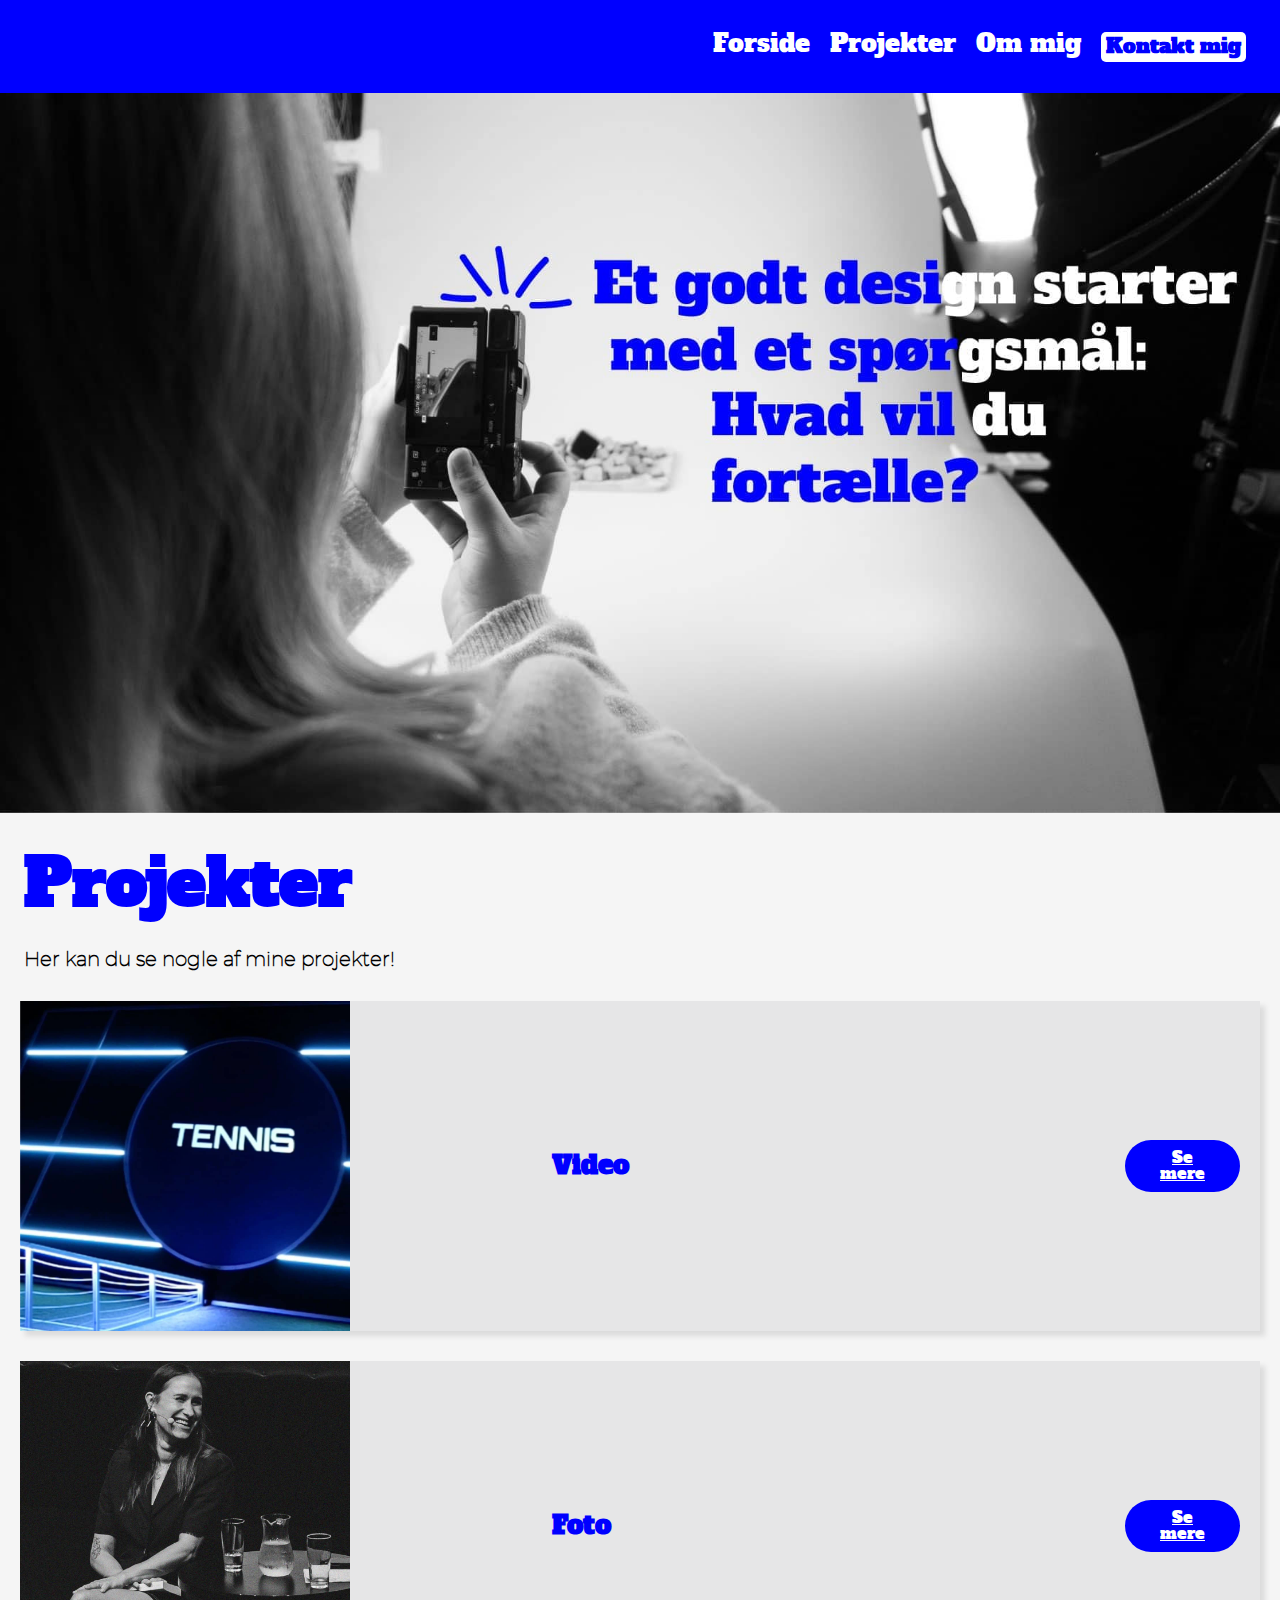
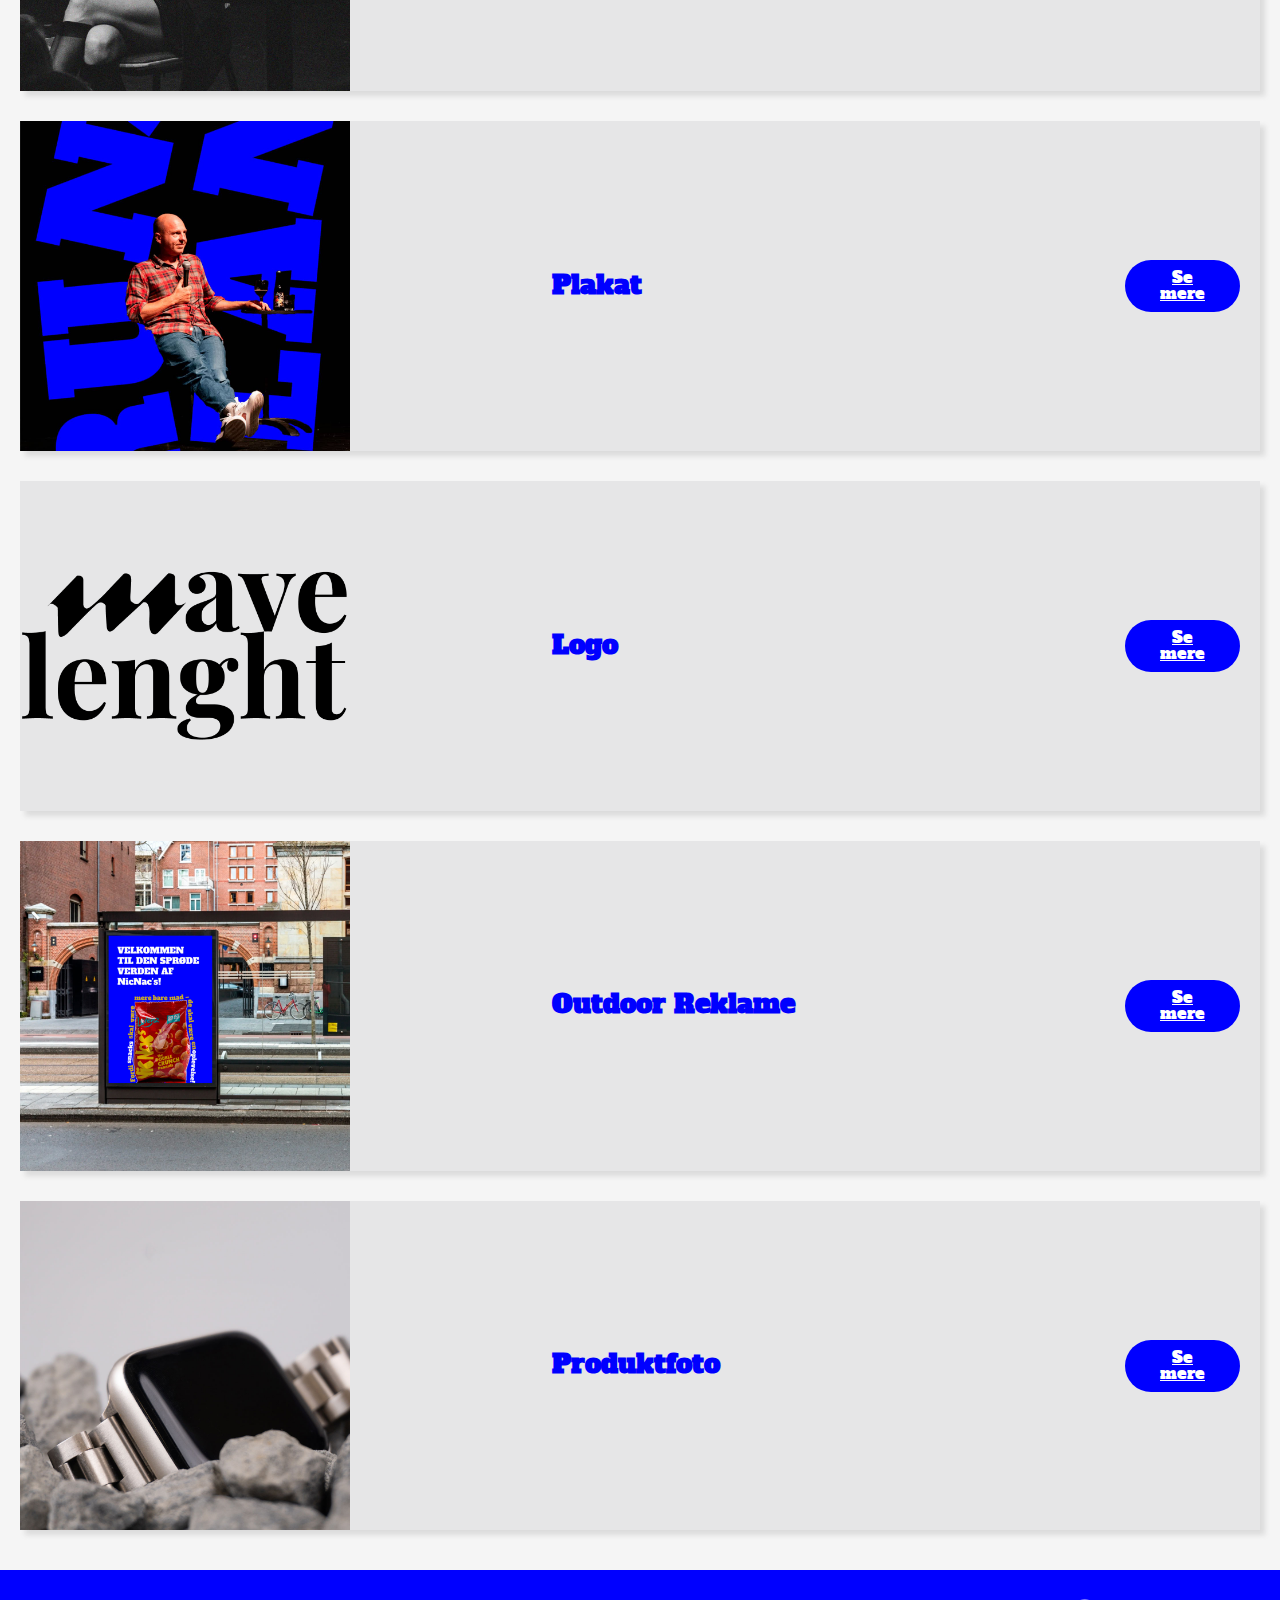
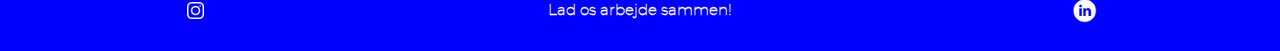
<file: index.html>
<!DOCTYPE html>
<html lang="da">
<head>
    <meta charset="UTF-8">
    <meta name="viewport" content="width=device-width, initial-scale=1">
    <title>Helena Lenskjold</title>
    <link href="stylesheet.css" rel="stylesheet" type="text/css">
</head>
<body>
    <header>
        <div class="header">
            <img src="img/logo_blue.png" alt="logo" class="logo">
            <nav>
                <ul>
                    <li><a href="index.html">Forside</a></li>
                    <li><a href="projekter.html">Projekter</a></li>
                    <li><a href="ommig.html">Om mig</a></li>
                    <li><a href="kontaktmig.html" class="cta-button">Kontakt mig</a></li>
                </ul>
            </nav>
        </div>
    </header>
    <div class="hero">
        <img src="img/fotolang.jpg" alt="foto med tekst på">
    </div>

    <div class="text-box">
        <h1>Projekter</h1>
        <p><b>Her kan du se nogle af mine projekter!</b></p>
    </div>
    <div class="containerfp">
        <div class="card">
            <div class="card__image"> 
                <img src="img/tennis.jpg" alt="stage">
            </div>
            <h2 class="card__description">Video</h2>
            <a href="video.html" class="card__button--submit">Se mere</a>
        </div>
        <div class="card">
            <div class="card__image"> 
                <img src="img/rosalindelille.jpg" alt="girl">
            </div>
            <h2 class="card__description"> Foto</h2>
            <a href="foto.html" class="card__button--submit">Se mere</a>
        </div>

        <div class="card">
            <div class="card__image"> 
                <img src="img/runeklanlille.jpg" alt="rune klan">
            </div>
            <h2 class="card__description">Plakat</h2>
            <a href="plakat.html" class="card__button--submit">Se mere</a>
        </div>

        <div class="card">
            <div class="card__image"> 
                <img src="img/logowawelength.png" alt="logo">
            </div>
            <h2 class="card__description"> Logo</h2>
            <a href="logo.html" class="card__button--submit">Se mere</a>
        </div>

        <div class="card">
            <div class="card__image"> 
                <img src="img/nicnac.jpg" alt="nicnac's advertisement">
            </div>
            <h2 class="card__description">Outdoor Reklame</h2>
            <a href="outdoorreklame.html" class="card__button--submit">Se mere</a>
        </div>

        <div class="card">
            <div class="card__image"> 
                <img src="img/produktur.jpg" alt="applewatch">
            </div>
            <h2 class="card__description">Produktfoto</h2>
            <a href="produktfotos.html" class="card__button--submit">Se mere</a>
        </div>
    </div>
    <footer>
        <div class="footer">
            <p> 
                <a href="https://www.instagram.com/helenalenskjold" target="_blank">
                    <img src="img/logoer/iglogo.png" alt="instagram logo">
                </a> 
            </p>
            <p><b>Lad os arbejde sammen!</b></p>
            <p> 
                <a href="https://www.linkedin.com/in/helenalenskjold" target="_blank">
                    <img src="img/logoer/lilogo.png" alt="linkedin logo">
                </a> 
            </p>
        </div>
    </footer>
</body>
</html>
</file>
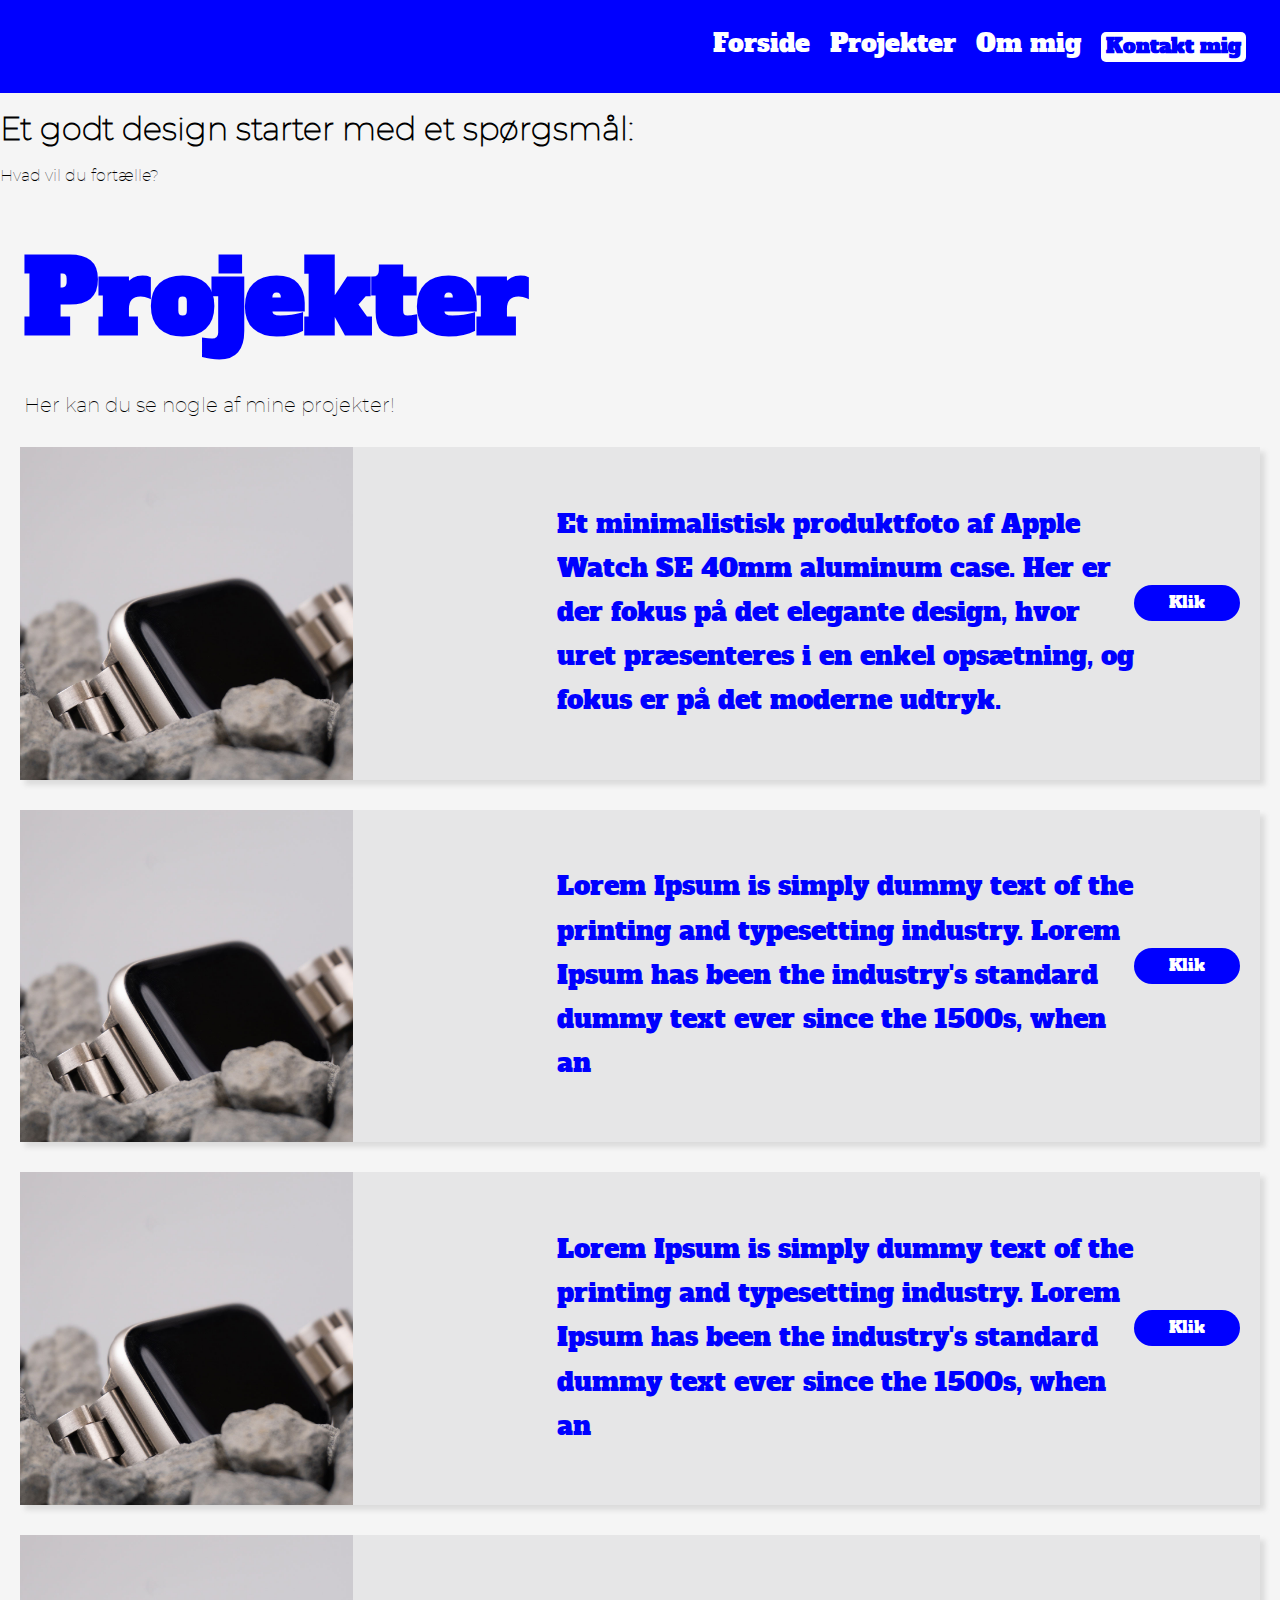
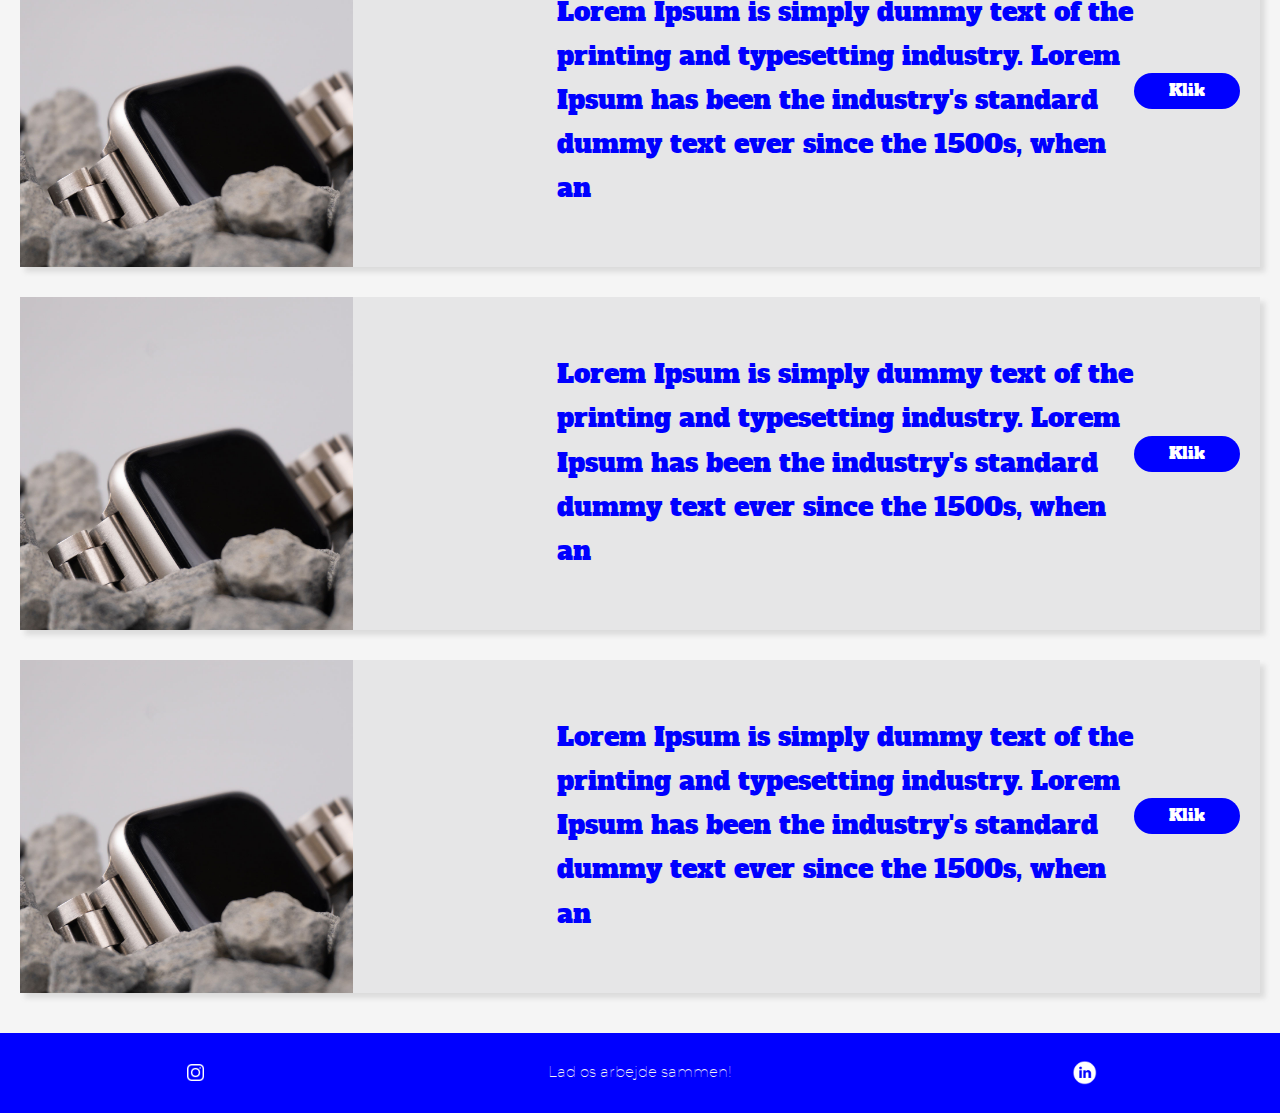
<file: forside.html>
<!DOCTYPE html>
<html lang="en">
<head>
    <meta charset="UTF-8">
    <meta name="viewport" content="width=device-width, initial-scale=1">
    <title>Helena Lenskjold</title>
    <link href="stylesheet.css" rel="stylesheet" type="text/css">
</head>
<body>
    <header>
        <div class="header">
            <img src="img/logo_blue.png" alt="logo" class="logo">
            <nav>
                <ul>
                    <li><a href="forside.html">Forside</a></li>
                    <li><a href="projekter.html">Projekter</a></li>
                    <li><a href="ommig.html">Om mig</a></li>
                    <li><a href="kontakt.html" class="cta-button">Kontakt mig</a></li>
                </ul>
            </nav>
        </div>
    </header>
    <main>
        <div class="text-box-frontpage">
            <h1>Et godt design starter med et spørgsmål:</h1>
            <p>Hvad vil du fortælle?</p>
        </div>
    </main>

    <div class="text-box">
        <h2>Projekter</h2>
        <p>Her kan du se nogle af mine projekter!</p>
    </div>
    <div class="containerfp">
        <div class="card">
            <div class="card__image"> 
                <img src="img/produktur.jpg" alt="applewatch">
            </div>
            <p class="card__description"> Et minimalistisk produktfoto af Apple Watch SE 40mm aluminum case. Her er der fokus på det elegante design, hvor uret præsenteres i en enkel opsætning, og fokus er på det moderne udtryk. </p>
            <button class="card__button--submit">Klik</button>
        </div>
        <div class="card">
            <div class="card__image"> 
                <img src="img/produktur.jpg" alt="applewatch">
            </div>
            <p class="card__description"> Lorem Ipsum is simply dummy text of the printing and typesetting industry. Lorem Ipsum has been the industry's standard dummy text ever since the 1500s, when an </p>
            <button class="card__button--submit">Klik</button>
        </div>
        <div class="card">
            <div class="card__image"> 
                <img src="img/produktur.jpg" alt="applewatch">
            </div>
            <p class="card__description"> Lorem Ipsum is simply dummy text of the printing and typesetting industry. Lorem Ipsum has been the industry's standard dummy text ever since the 1500s, when an </p>
            <button class="card__button--submit">Klik</button>
        </div>

        <div class="card">
            <div class="card__image"> 
                <img src="img/produktur.jpg" alt="applewatch">
            </div>
            <p class="card__description"> Lorem Ipsum is simply dummy text of the printing and typesetting industry. Lorem Ipsum has been the industry's standard dummy text ever since the 1500s, when an </p>
            <button class="card__button--submit">Klik</button>
        </div>

        <div class="card">
            <div class="card__image"> 
                <img src="img/produktur.jpg" alt="applewatch">
            </div>
            <p class="card__description"> Lorem Ipsum is simply dummy text of the printing and typesetting industry. Lorem Ipsum has been the industry's standard dummy text ever since the 1500s, when an </p>
            <button class="card__button--submit">Klik</button>
        </div>

        <div class="card">
            <div class="card__image"> 
                <img src="img/produktur.jpg" alt="applewatch">
            </div>
            <p class="card__description"> Lorem Ipsum is simply dummy text of the printing and typesetting industry. Lorem Ipsum has been the industry's standard dummy text ever since the 1500s, when an </p>
            <button class="card__button--submit"> Klik</button>
        </div>
    </div>

<footer>
    <div class="footer">
        <p> <img src="img/logoer/iglogo.png" alt="instagram logo"> </p>
        <p>Lad os arbejde sammen!</p>
        <p> <img src="img/logoer/lilogo.png" alt="linkedin logo"> </p>
    </div>
</footer>

</body>
</html>
</file>
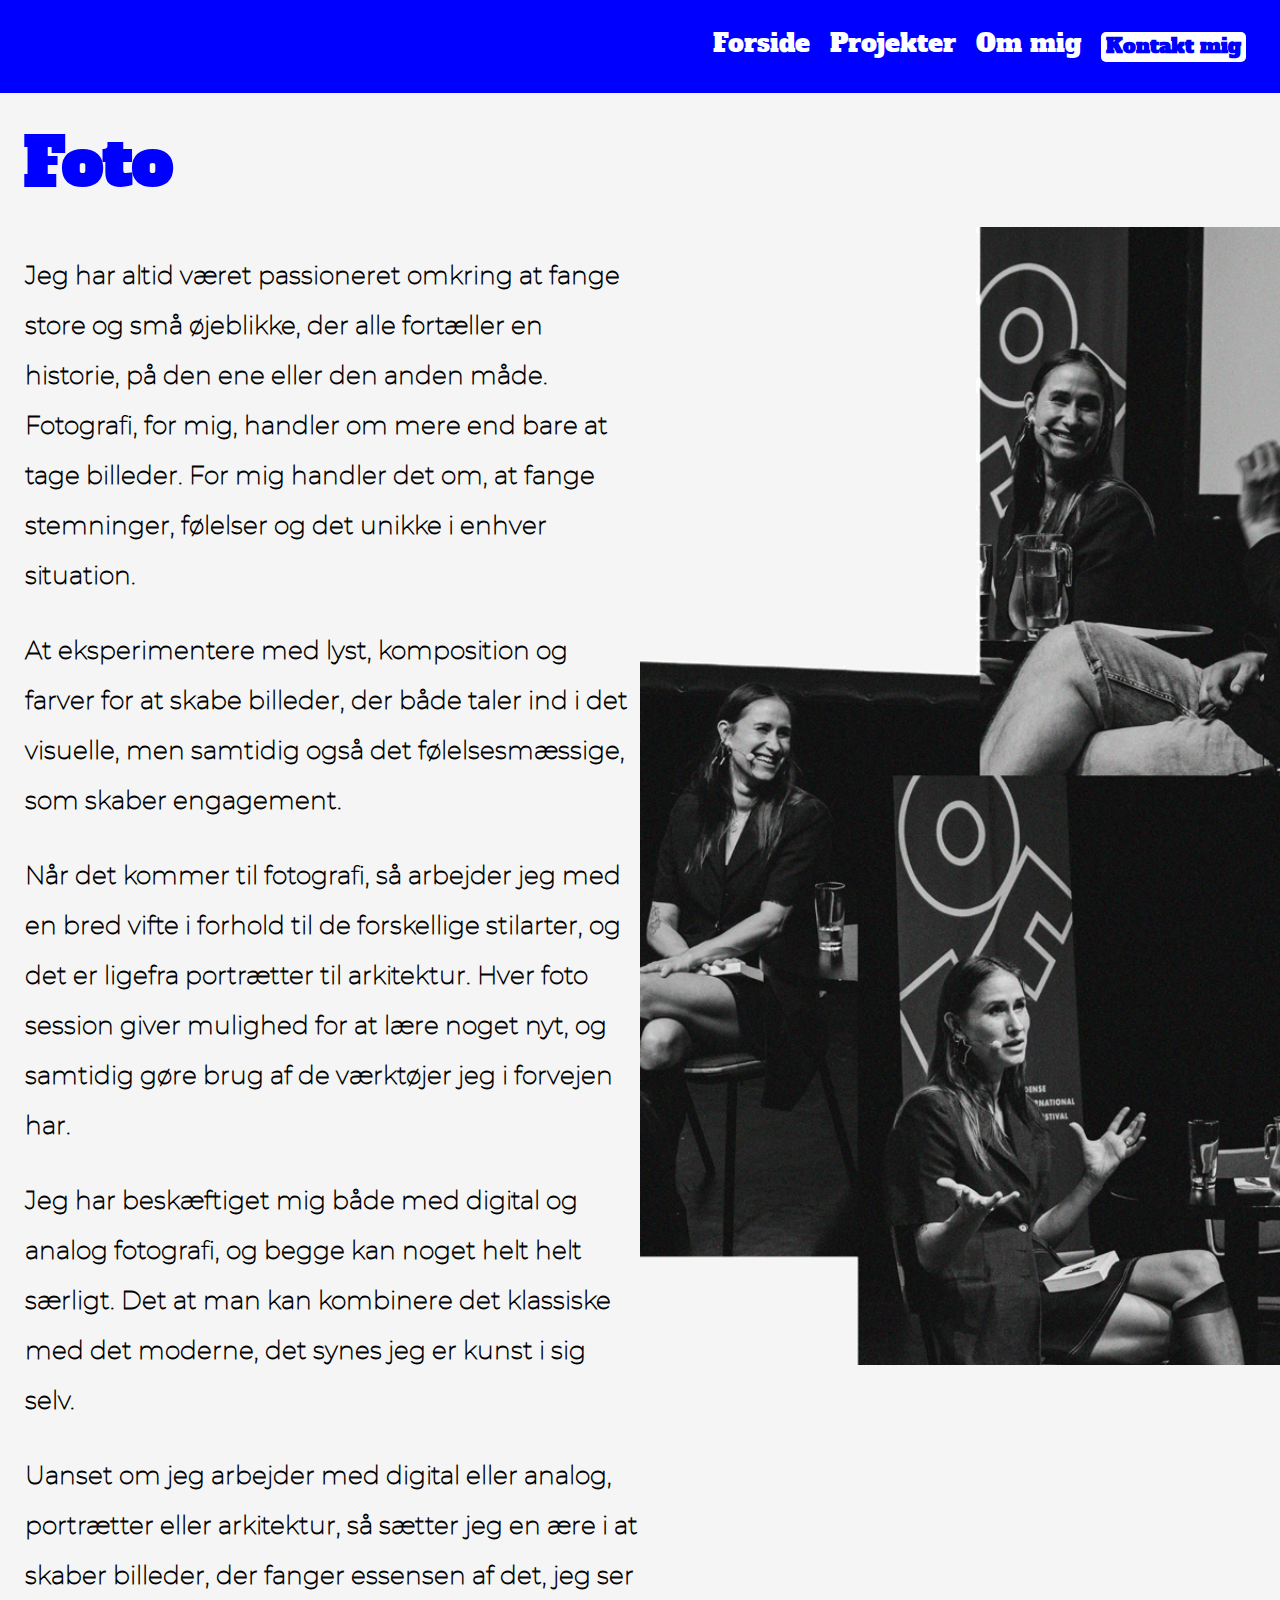
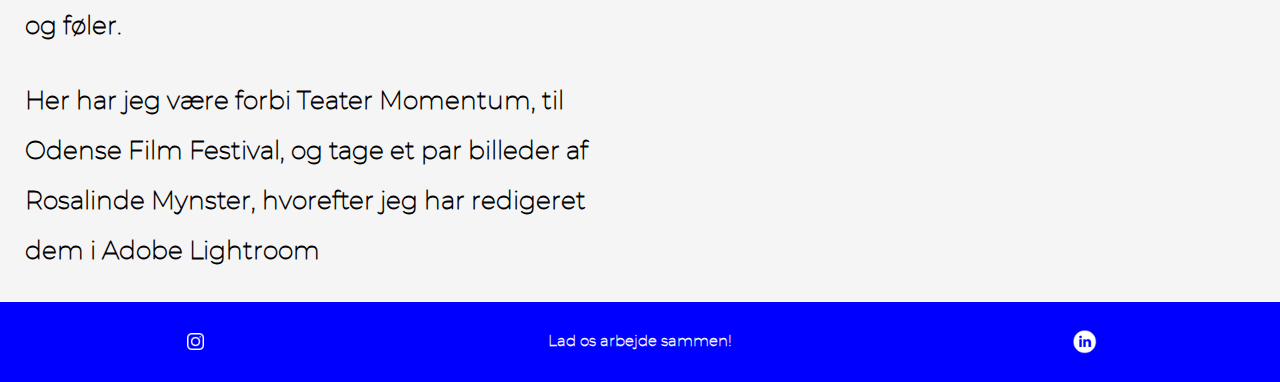
<file: foto.html>
<!DOCTYPE html>
<html lang="da">
<head>
    <meta charset="UTF-8">
    <meta name="viewport" content="width=device-width, initial-scale=1">
    <title>Foto</title>
    <link href="stylesheet.css" rel="stylesheet" type="text/css">
</head>
<body>
    <header>
        <div class="header">
            <img src="img/logo_blue.png" alt="logo" class="logo">
            <nav>
                <ul>
                    <li><a href="index.html">Forside</a></li>
                    <li><a href="projekter.html">Projekter</a></li>
                    <li><a href="ommig.html">Om mig</a></li>
                    <li><a href="kontaktmig.html" class="cta-button">Kontakt mig</a></li>
                </ul>
            </nav>
        </div>
    </header>
    <div class="text-box">
        <h1>Foto</h1>
    </div>
        <div class="container-right">
            <div class="container-right-text">
                <p><b>Jeg har altid været passioneret omkring at fange store og små øjeblikke, der alle fortæller en historie, på den ene eller den anden måde. Fotografi, for mig, handler om mere end bare at tage billeder. For mig handler det om, at fange stemninger, følelser og det unikke i enhver situation.</b></p>
                <p><b>At eksperimentere med lyst, komposition og farver for at skabe billeder, der både taler ind i det visuelle, men samtidig også det følelsesmæssige, som skaber engagement.</b></p>
                <p><b>Når det kommer til fotografi, så arbejder jeg med en bred vifte i forhold til de forskellige stilarter, og det er ligefra portrætter til arkitektur. Hver foto session giver mulighed for at lære noget nyt, og samtidig gøre brug af de værktøjer jeg i forvejen har.</b></p>
                <p><b>Jeg har beskæftiget mig både med digital og analog fotografi, og begge kan noget helt helt særligt. Det at man kan kombinere det klassiske med det moderne, det synes jeg er kunst i sig selv.</b></p>
                <p><b>Uanset om jeg arbejder med digital eller analog, portrætter eller arkitektur, så sætter jeg en ære i at skaber billeder, der fanger essensen af det, jeg ser og føler.</b></p>
                <p><b>Her har jeg være forbi Teater Momentum, til Odense Film Festival, og tage et par billeder af Rosalinde Mynster, hvorefter jeg har redigeret dem i Adobe Lightroom</b></p>
            </div>
            <div class="container-right-pic">
                <img src="img/rosalinde.png" alt="">
            </div>
        </div> 
        <footer>
            <div class="footer">
                <p> 
                    <a href="https://www.instagram.com/helenalenskjold" target="_blank">
                        <img src="img/logoer/iglogo.png" alt="instagram logo">
                    </a> 
                </p>
                <p><b>Lad os arbejde sammen!</b></p>
                <p> 
                    <a href="https://www.linkedin.com/in/helenalenskjold" target="_blank">
                        <img src="img/logoer/lilogo.png" alt="linkedin logo">
                    </a> 
                </p>
            </div>
        </footer>
        
</body>
</html>
</file>
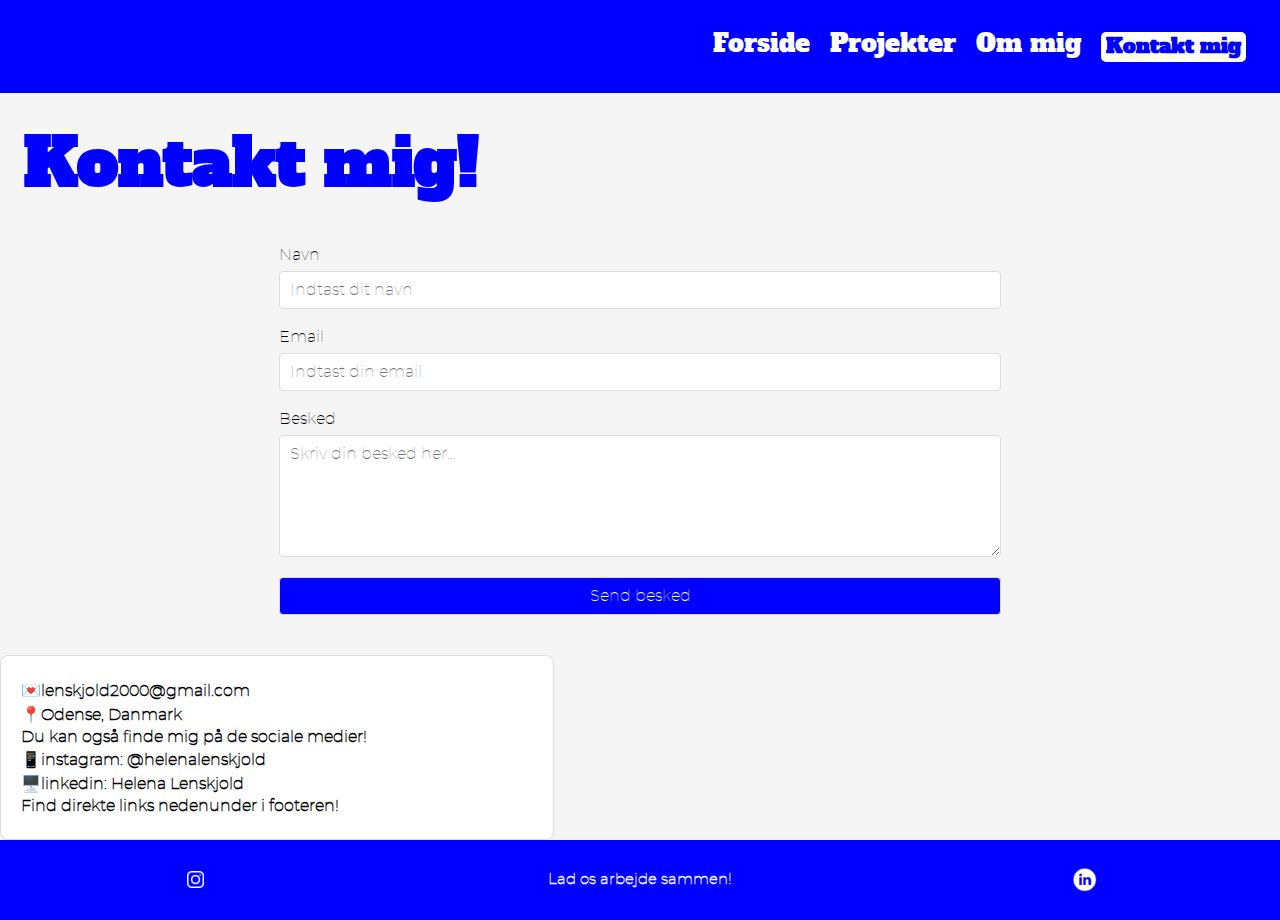
<file: kontaktmig.html>
<!DOCTYPE html>
<html lang="da">
<head>
    <meta charset="UTF-8">
    <meta name="viewport" content="width=device-width, initial-scale=1">
    <title>Kontakt mig</title>
    <link href="stylesheet.css" rel="stylesheet" type="text/css">
</head>
<body>
    <header>
        <div class="header">
            <img src="img/logo_blue.png" alt="logo" class="logo">
            <nav>
                <ul>
                    <li><a href="index.html">Forside</a></li>
                    <li><a href="projekter.html">Projekter</a></li>
                    <li><a href="ommig.html">Om mig</a></li>
                    <li><a href="kontaktmig.html" class="cta-button">Kontakt mig</a></li>
                </ul>
            </nav>
        </div>
    </header>
    <div class="text-box">
        <h1>Kontakt mig!</h1>
    </div>
    <div class="container-contact">
        <form action="/send" method="POST">
            <label for="name">Navn</label>
            <input type="text" id="name" name="name" placeholder="Indtast dit navn" required>

            <label for="email">Email</label>
            <input type="email" id="email" name="email" placeholder="Indtast din email" required>

            <label for="message">Besked</label>
            <textarea id="message" name="message" placeholder="Skriv din besked her..." required></textarea>
            <button class="button-contact" type="submit">Send besked</button>
    
        </form>
    </div>
    <div class="contact-info">
        <p><b>💌lenskjold2000@gmail.com</b></p>
        <p><b>📍Odense, Danmark</b></p>
        <p><b>Du kan også finde mig på de sociale medier!</b></p>
        <p><b>📱instagram: @helenalenskjold</b></p>
        <p><b>🖥️linkedin: Helena Lenskjold</b></p>
        <p><b>Find direkte links nedenunder i footeren!</b></p>
    </div> 
     
<footer>
    <div class="footer">
        <p> 
            <a href="https://www.instagram.com/helenalenskjold" target="_blank">
                <img src="img/logoer/iglogo.png" alt="instagram logo">
            </a> 
        </p>
        <p><b>Lad os arbejde sammen!</b></p>
        <p> 
            <a href="https://www.linkedin.com/in/helenalenskjold" target="_blank">
                <img src="img/logoer/lilogo.png" alt="linkedin logo">
            </a> 
        </p>
    </div>
</footer>

</body>
</html>
</file>
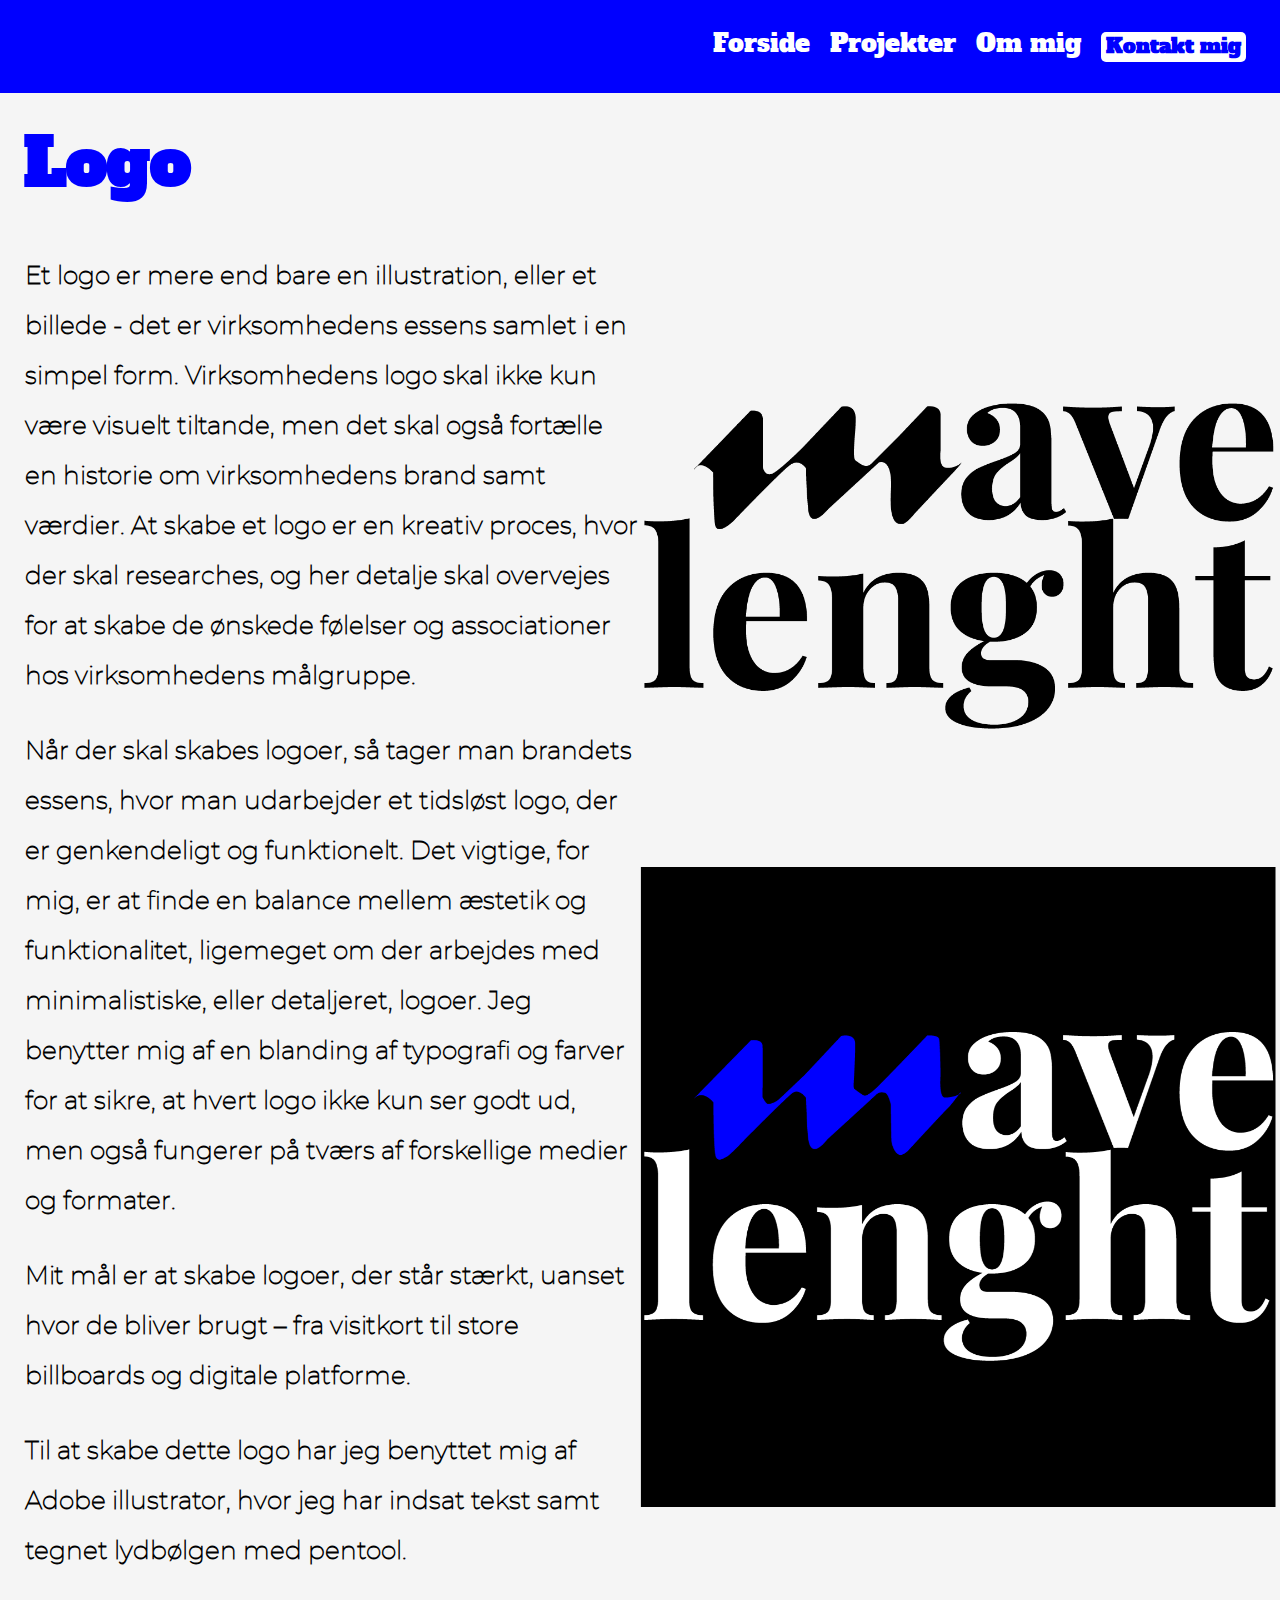
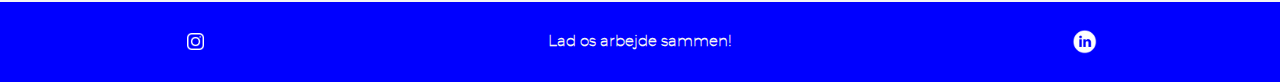
<file: logo.html>
<!DOCTYPE html>
<html lang="da">
<head>
    <meta charset="UTF-8">
    <meta name="viewport" content="width=device-width, initial-scale=1">
    <title>Logo</title>
    <link href="stylesheet.css" rel="stylesheet" type="text/css">
</head>
<body>
    <header>
        <div class="header">
            <img src="img/logo_blue.png" alt="logo" class="logo">
            <nav>
                <ul>
                    <li><a href="index.html">Forside</a></li>
                    <li><a href="projekter.html">Projekter</a></li>
                    <li><a href="ommig.html">Om mig</a></li>
                    <li><a href="kontaktmig.html" class="cta-button">Kontakt mig</a></li>
                </ul>
            </nav>
        </div>
    </header>
    <div class="text-box">
        <h1>Logo</h1>
    </div>
        <div class="container-right">
            <div class="container-right-text">
                <p><b>Et logo er mere end bare en illustration, eller et billede - det er virksomhedens essens samlet i en simpel form. Virksomhedens logo skal ikke kun være visuelt tiltande, men det skal også fortælle en historie om virksomhedens brand samt værdier. At skabe et logo er en kreativ proces, hvor der skal researches, og her detalje skal overvejes for at skabe de ønskede følelser og associationer hos virksomhedens målgruppe. </b></p>
                <p><b>Når der skal skabes logoer, så tager man brandets essens, hvor man udarbejder et tidsløst logo, der er genkendeligt og funktionelt. Det vigtige, for mig, er at finde en balance mellem æstetik og funktionalitet, ligemeget om der arbejdes med minimalistiske, eller detaljeret, logoer. Jeg benytter mig af en blanding af typografi og farver for at sikre, at hvert logo ikke kun ser godt ud, men også fungerer på tværs af forskellige medier og formater.</b></p>
                <p><b>Mit mål er at skabe logoer, der står stærkt, uanset hvor de bliver brugt – fra visitkort til store billboards og digitale platforme.</b></p>
                <p><b>Til at skabe dette logo har jeg benyttet mig af Adobe illustrator, hvor jeg har indsat tekst samt tegnet lydbølgen med pentool.</b></p>
            </div>
            <div class="container-right-pic">
                <img src="img/logowawelength.png" alt="logo">
                <img src="img/logowavelengthblue.png" alt="logo">
            </div>
        </div> 
        <footer>
            <div class="footer">
                <p> 
                    <a href="https://www.instagram.com/helenalenskjold" target="_blank">
                        <img src="img/logoer/iglogo.png" alt="instagram logo">
                    </a> 
                </p>
                <p><b>Lad os arbejde sammen!</b></p>
                <p> 
                    <a href="https://www.linkedin.com/in/helenalenskjold" target="_blank">
                        <img src="img/logoer/lilogo.png" alt="linkedin logo">
                    </a> 
                </p>
            </div>
        </footer>
        
</body>
</html>
</file>
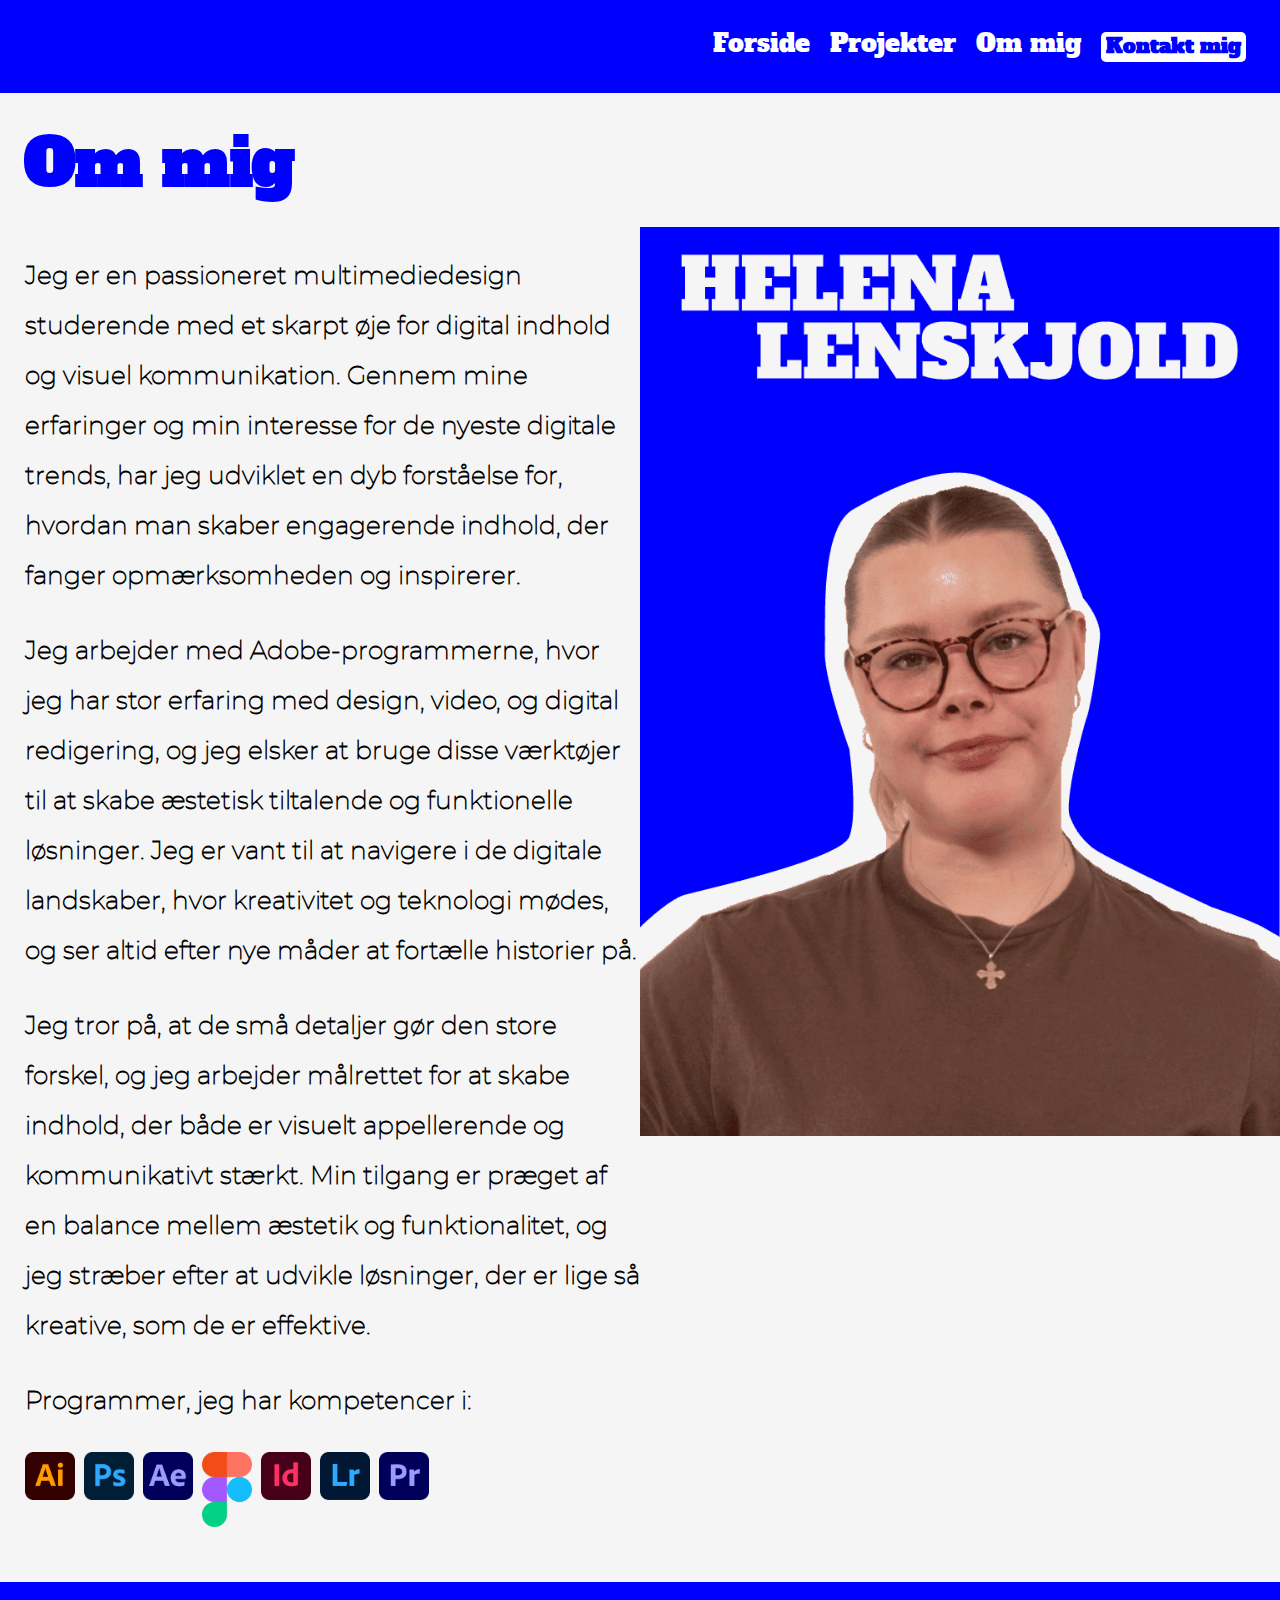
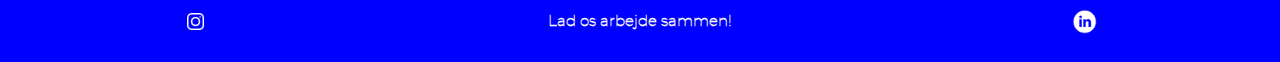
<file: ommig.html>
<!DOCTYPE html>
<html lang="da">
<head>
    <meta charset="UTF-8">
    <meta name="viewport" content="width=device-width, initial-scale=1.0">
    <title>Om mig</title>
    <link href="stylesheet.css" rel="stylesheet" type="text/css">
</head>
<body>
    <header>
        <div class="header">
            <img src="img/logo_blue.png" alt="logo" class="logo">
            <nav>
                <ul>
                    <li><a href="index.html">Forside</a></li>
                    <li><a href="projekter.html">Projekter</a></li>
                    <li><a href="ommig.html">Om mig</a></li>
                    <li><a href="kontaktmig.html" class="cta-button">Kontakt mig</a></li>
                </ul>
            </nav>
        </div>
    </header>
        <div class="text-box">
            <h1>Om mig</h1>
        </div>
        <div class="container-right">
            <div class="container-right-text">
                <p><b>Jeg er en passioneret multimediedesign studerende med et skarpt øje for digital indhold og visuel kommunikation. Gennem mine erfaringer og min interesse for de nyeste digitale trends, har jeg udviklet en dyb forståelse for, hvordan man skaber engagerende indhold, der fanger opmærksomheden og inspirerer.</b></p>
                <p><b>Jeg arbejder med Adobe-programmerne, hvor jeg har stor erfaring med design, video, og digital redigering, og jeg elsker at bruge disse værktøjer til at skabe æstetisk tiltalende og funktionelle løsninger. Jeg er vant til at navigere i de digitale landskaber, hvor kreativitet og teknologi mødes, og ser altid efter nye måder at fortælle historier på.</b></p>
                <p><b>Jeg tror på, at de små detaljer gør den store forskel, og jeg arbejder målrettet for at skabe indhold, der både er visuelt appellerende og kommunikativt stærkt. Min tilgang er præget af en balance mellem æstetik og funktionalitet, og jeg stræber efter at udvikle løsninger, der er lige så kreative, som de er effektive.</b></p>
                <p><b>Programmer, jeg har kompetencer i:</b></p>
                    <div class="logoer">
                        <img src="img/logoer/adobe-Illustrator-logo-1-1.png" alt="illustrator logo">
                        <img src="img/logoer/adobe-photoshop-logo.png" alt="photoshop logo">
                        <img src="img/logoer/Adobe_After_Effects_CC_icon.svg.png" alt="after effects logo">
                        <img src="img/logoer/Figma-logo.svg.png" alt="figma logo">
                        <img src="img/logoer/Adobe_InDesign_CC_icon.svg.png" alt="InDesign logo">
                        <img src="img/logoer/Adobe_Photoshop_Lightroom_CC_logo.svg.png" alt="lightroom logo">
                        <img src="img/logoer/Adobe_Premiere_Pro_CC_icon.svg.png" alt="Premiere pro logo">
                    </div>
            </div>
            <div class="container-right-pic">
                <img src="img/helenalenskjold.png" alt="picture of me">
            </div>
        </div>    
        <footer>
            <div class="footer">
                <p> 
                    <a href="https://www.instagram.com/helenalenskjold" target="_blank">
                        <img src="img/logoer/iglogo.png" alt="instagram logo">
                    </a> 
                </p>
                <p><b>Lad os arbejde sammen!</b></p>
                <p> 
                    <a href="https://www.linkedin.com/in/helenalenskjold" target="_blank">
                        <img src="img/logoer/lilogo.png" alt="linkedin logo">
                    </a> 
                </p>
            </div>
        </footer>
        
</body>
</html>
</file>
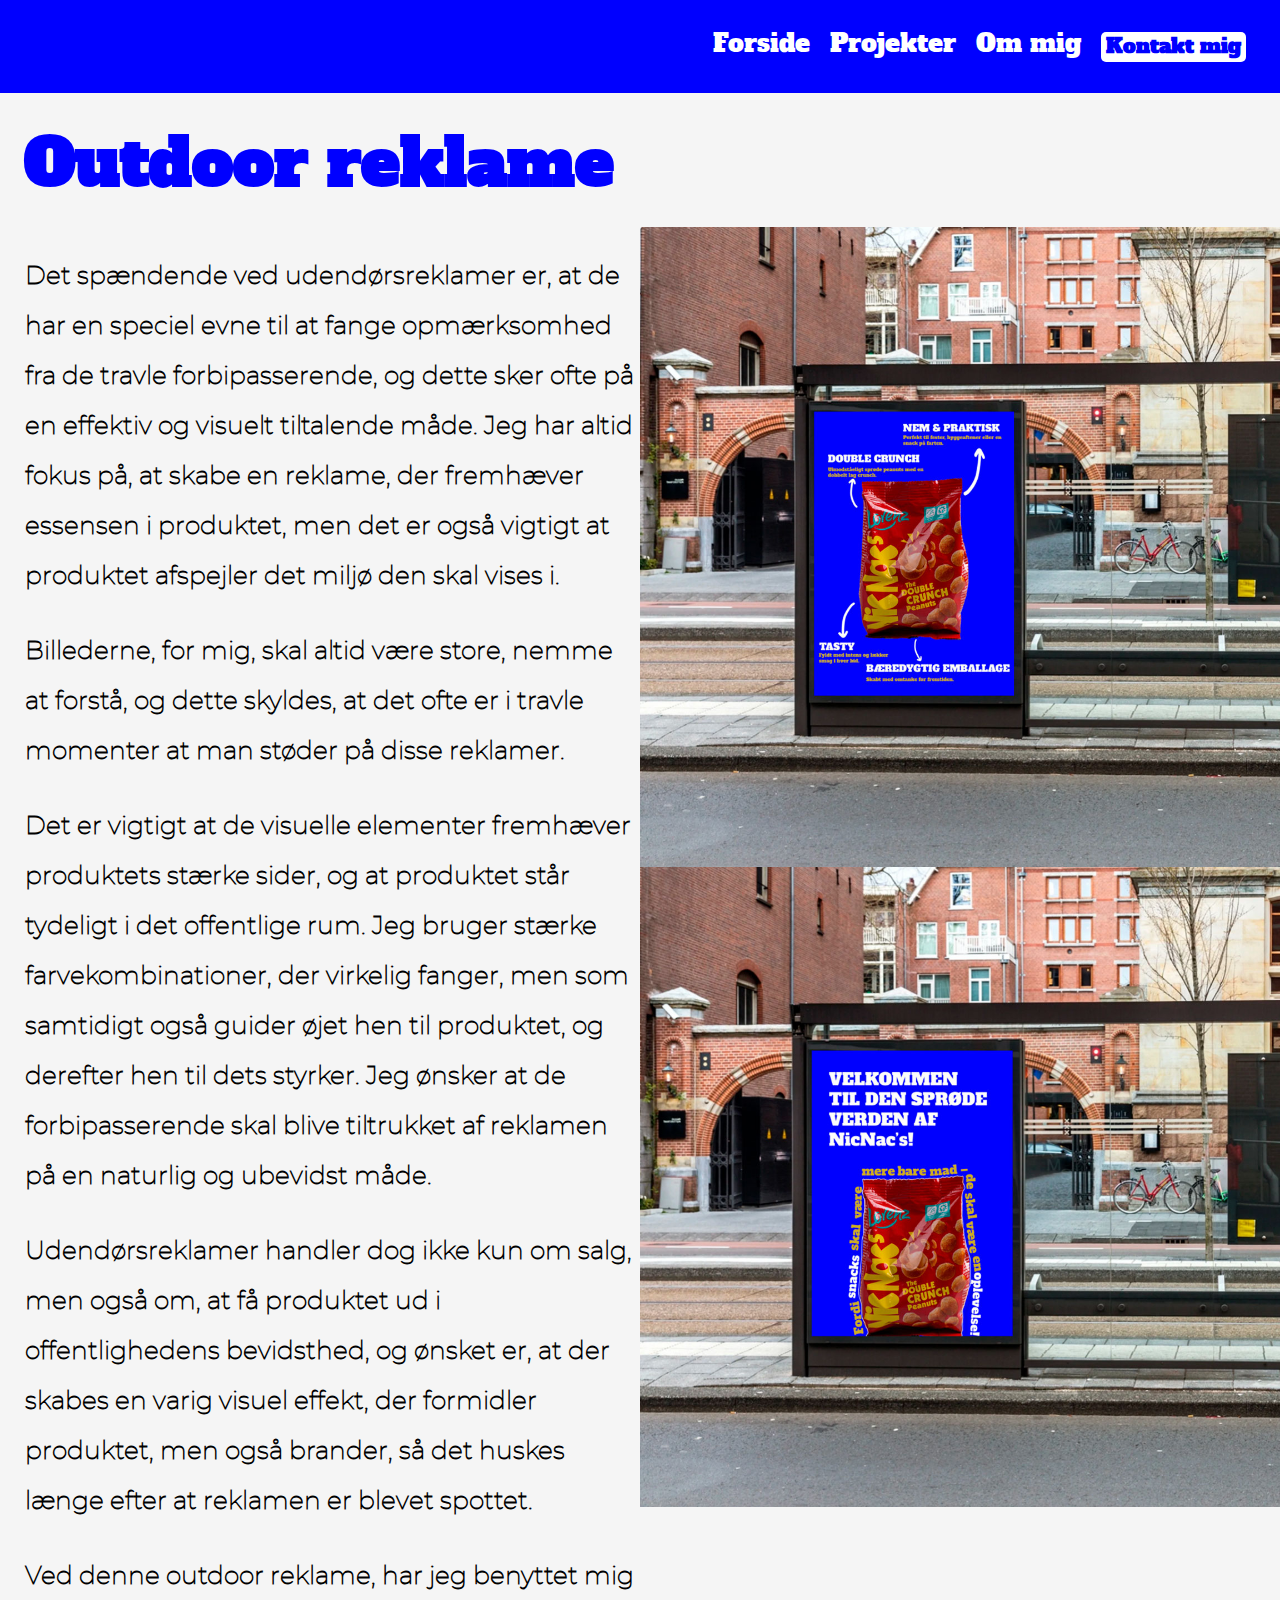
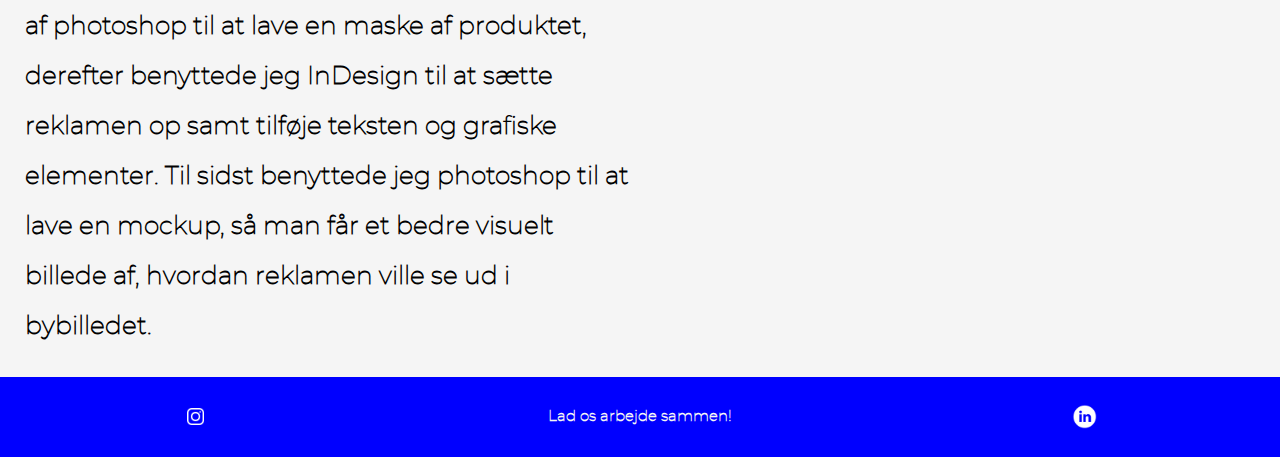
<file: outdoorreklame.html>
<!DOCTYPE html>
<html lang="da">
<head>
    <meta charset="UTF-8">
    <meta name="viewport" content="width=device-width, initial-scale=1">
    <title>Outdoor reklame</title>
    <link href="stylesheet.css" rel="stylesheet" type="text/css">
</head>
<body>
    <header>
        <div class="header">
            <img src="img/logo_blue.png" alt="logo" class="logo">
            <nav>
                <ul>
                    <li><a href="index.html">Forside</a></li>
                    <li><a href="projekter.html">Projekter</a></li>
                    <li><a href="ommig.html">Om mig</a></li>
                    <li><a href="kontaktmig.html" class="cta-button">Kontakt mig</a></li>
                </ul>
            </nav>
        </div>
    </header>
    <div class="text-box">
        <h1>Outdoor reklame</h1>
    </div>
        <div class="container-right">
            <div class="container-right-text">
                <p><b>Det spændende ved udendørsreklamer er, at de har en speciel evne til at fange opmærksomhed fra de travle forbipasserende, og dette sker ofte på en effektiv og visuelt tiltalende måde. Jeg har altid fokus på, at skabe en reklame, der fremhæver essensen i produktet, men det er også vigtigt at produktet afspejler det miljø den skal vises i.</b></p>
                <p><b>Billederne, for mig, skal altid være store, nemme at forstå, og dette skyldes, at det ofte er i travle momenter at man støder på disse reklamer.</b></p>
                <p><b>Det er vigtigt at de visuelle elementer fremhæver produktets stærke sider, og at produktet står tydeligt i det offentlige rum. Jeg bruger stærke farvekombinationer, der virkelig fanger, men som samtidigt også guider øjet hen til produktet, og derefter hen til dets styrker. Jeg ønsker at de forbipasserende skal blive tiltrukket af reklamen på en naturlig og ubevidst måde.</b></p>
                <p><b>Udendørsreklamer handler dog ikke kun om salg, men også om, at få produktet ud i offentlighedens bevidsthed, og ønsket er, at der skabes en varig visuel effekt, der formidler produktet, men også brander, så det huskes længe efter at reklamen er blevet spottet.</b></p>
                <p><b>Ved denne outdoor reklame, har jeg benyttet mig af photoshop til at lave en maske af produktet, derefter benyttede jeg InDesign til at sætte reklamen op samt tilføje teksten og grafiske elementer. Til sidst benyttede jeg photoshop til at lave en mockup, så man får et bedre visuelt billede af, hvordan reklamen ville se ud i bybilledet.</b></p>
            </div>
            <div class="container-right-pic">
                <img src="img/nicnac1.jpg" alt="nicnac's advertisement">
                <img src="img/nicnac.jpg" alt="nicnac's advertisement">
            </div>
        </div> 
        <footer>
            <div class="footer">
                <p> 
                    <a href="https://www.instagram.com/helenalenskjold" target="_blank">
                        <img src="img/logoer/iglogo.png" alt="instagram logo">
                    </a> 
                </p>
                <p><b>Lad os arbejde sammen!</b></p>
                <p> 
                    <a href="https://www.linkedin.com/in/helenalenskjold" target="_blank">
                        <img src="img/logoer/lilogo.png" alt="linkedin logo">
                    </a> 
                </p>
            </div>
        </footer>
        
</body>
</html>
</file>
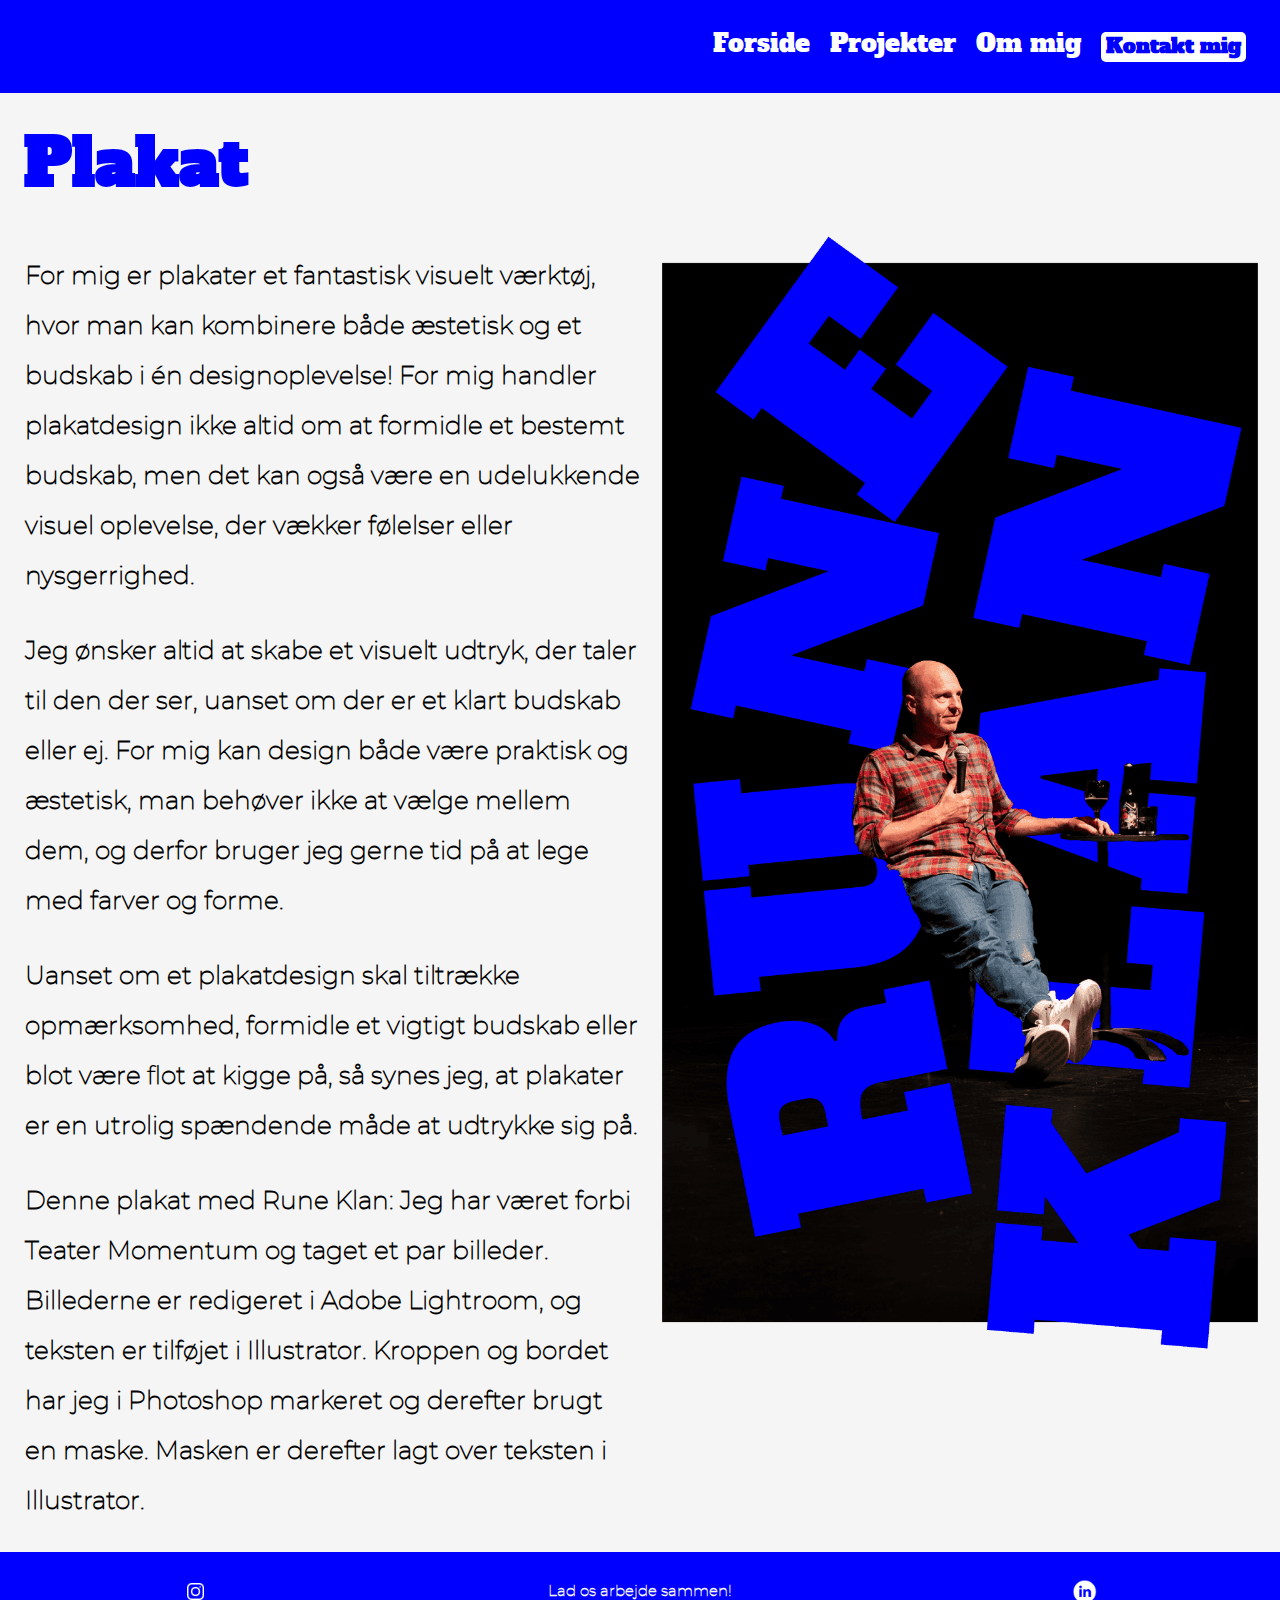
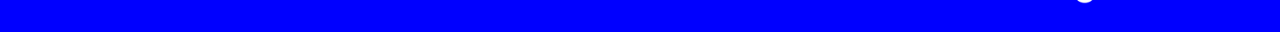
<file: plakat.html>
<!DOCTYPE html>
<html lang="da">
<head>
    <meta charset="UTF-8">
    <meta name="viewport" content="width=device-width, initial-scale=1">
    <title>Plakat</title>
    <link href="stylesheet.css" rel="stylesheet" type="text/css">
</head>
<body>
    <header>
        <div class="header">
            <img src="img/logo_blue.png" alt="logo" class="logo">
            <nav>
                <ul>
                    <li><a href="index.html">Forside</a></li>
                    <li><a href="projekter.html">Projekter</a></li>
                    <li><a href="ommig.html">Om mig</a></li>
                    <li><a href="kontaktmig.html" class="cta-button">Kontakt mig</a></li>
                </ul>
            </nav>
        </div>
    </header>
    <div class="text-box">
        <h1>Plakat</h1>
    </div>
        <div class="container-right">
            <div class="container-right-text">
                <p><b>For mig er plakater et fantastisk visuelt værktøj, hvor man kan kombinere både æstetisk og et budskab i én designoplevelse! For mig handler plakatdesign ikke altid om at formidle et bestemt budskab, men det kan også være en udelukkende visuel oplevelse, der vækker følelser eller nysgerrighed.</b></p>
                <p><b>Jeg ønsker altid at skabe et visuelt udtryk, der taler til den der ser, uanset om der er et klart budskab eller ej. For mig kan design både være praktisk og æstetisk, man behøver ikke at vælge mellem dem, og derfor bruger jeg gerne tid på at lege med farver og forme.</b></p>
                <p><b>Uanset om et plakatdesign skal tiltrække opmærksomhed, formidle et vigtigt budskab eller blot være flot at kigge på, så synes jeg, at plakater er en utrolig spændende måde at udtrykke sig på.</b></p>
                <p><b>Denne plakat med Rune Klan: Jeg har været forbi Teater Momentum og taget et par billeder. Billederne er redigeret i Adobe Lightroom, og teksten er tilføjet i Illustrator. Kroppen og bordet har jeg i Photoshop markeret og derefter brugt en maske. Masken er derefter lagt over teksten i Illustrator.</b></p>
            </div>
            <div class="container-right-pic">
                <img src="img/runeplakat.png" alt="rune klan">
            </div>
        </div> 
        <footer>
            <div class="footer">
                <p> 
                    <a href="https://www.instagram.com/helenalenskjold" target="_blank">
                        <img src="img/logoer/iglogo.png" alt="instagram logo">
                    </a> 
                </p>
                <p><b>Lad os arbejde sammen!</b></p>
                <p> 
                    <a href="https://www.linkedin.com/in/helenalenskjold" target="_blank">
                        <img src="img/logoer/lilogo.png" alt="linkedin logo">
                    </a> 
                </p>
            </div>
        </footer>
        
</body>
</html>
</file>
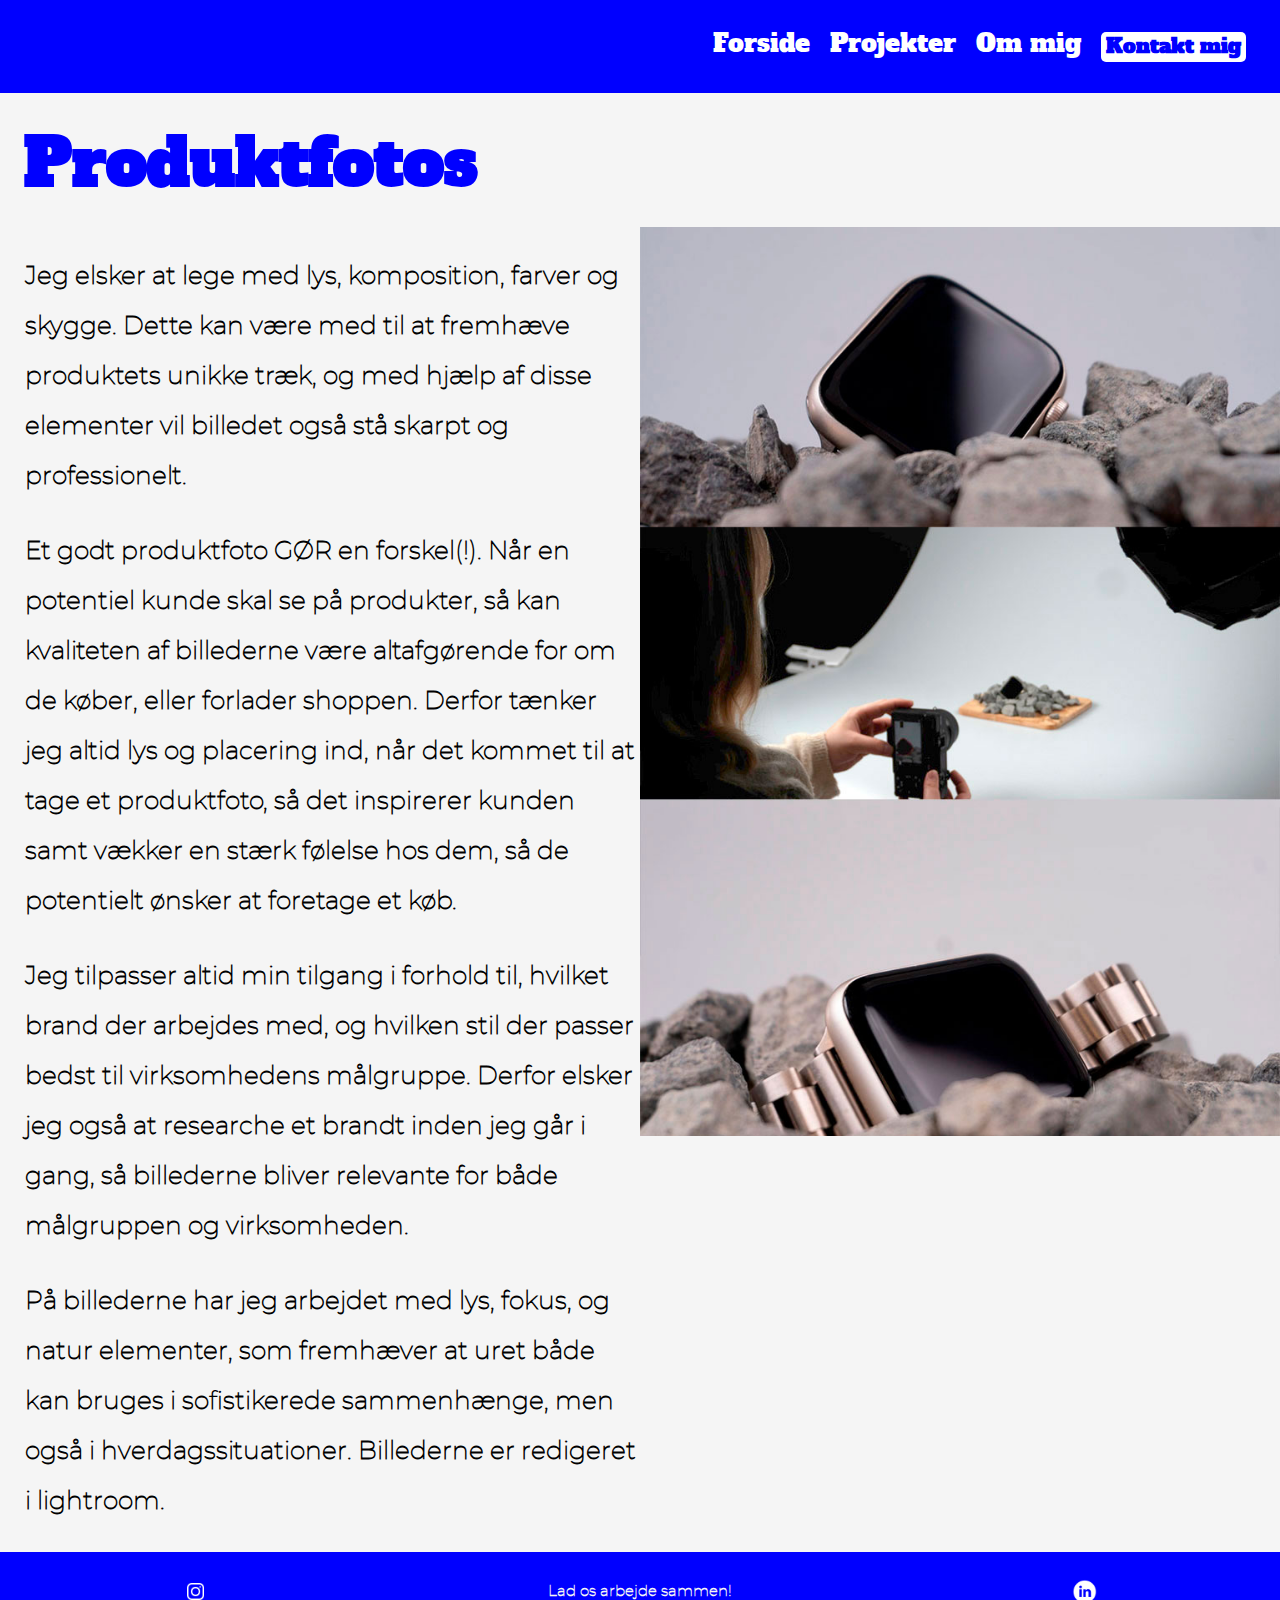
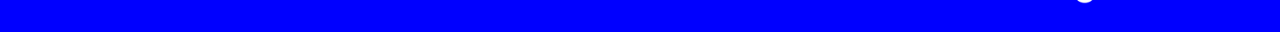
<file: produktfotos.html>
<!DOCTYPE html>
<html lang="da">
<head>
    <meta charset="UTF-8">
    <meta name="viewport" content="width=device-width, initial-scale=1">
    <title>Produkt fotos</title>
    <link href="stylesheet.css" rel="stylesheet" type="text/css">
</head>
<body>
    <header>
        <div class="header">
            <img src="img/logo_blue.png" alt="logo" class="logo">
            <nav>
                <ul>
                    <li><a href="index.html">Forside</a></li>
                    <li><a href="projekter.html">Projekter</a></li>
                    <li><a href="ommig.html">Om mig</a></li>
                    <li><a href="kontaktmig.html" class="cta-button">Kontakt mig</a></li>
                </ul>
            </nav>
        </div>
    </header>
    <div class="text-box">
        <h1>Produktfotos</h1>
    </div>
        <div class="container-right">
            <div class="container-right-text">
                <p><b>Jeg elsker at lege med lys, komposition, farver og skygge. Dette kan være med til at fremhæve produktets unikke træk, og med hjælp af disse elementer vil billedet også stå skarpt og professionelt.</b></p>
                <p><b>Et godt produktfoto GØR en forskel(!). Når en potentiel kunde skal se på produkter, så kan kvaliteten af billederne være altafgørende for om de køber, eller forlader shoppen. Derfor tænker jeg altid lys og placering ind, når det kommet til at tage et produktfoto, så det inspirerer kunden samt vækker en stærk følelse hos dem, så de potentielt ønsker at foretage et køb.</b></p>
                <p><b>Jeg tilpasser altid min tilgang i forhold til, hvilket brand der arbejdes med, og hvilken stil der passer bedst til virksomhedens målgruppe. Derfor elsker jeg også at researche et brandt inden jeg går i gang, så billederne bliver relevante for både målgruppen og virksomheden.</b></p>
                <p><b>På billederne har jeg arbejdet med lys, fokus, og natur elementer, som fremhæver at uret både kan bruges i sofistikerede sammenhænge, men også i hverdagssituationer. Billederne er redigeret i lightroom.</b></p>
            </div>
                <div class="container-right-pic">
                    <img src="img/urfoto.jpg" alt="applewatch">
                </div>
        </div> 
        <footer>
            <div class="footer">
                <p> 
                    <a href="https://www.instagram.com/helenalenskjold" target="_blank">
                        <img src="img/logoer/iglogo.png" alt="instagram logo">
                    </a> 
                </p>
                <p><b>Lad os arbejde sammen!</b></p>
                <p> 
                    <a href="https://www.linkedin.com/in/helenalenskjold" target="_blank">
                        <img src="img/logoer/lilogo.png" alt="linkedin logo">
                    </a> 
                </p>
            </div>
        </footer>
        
</body>
</html>
</file>
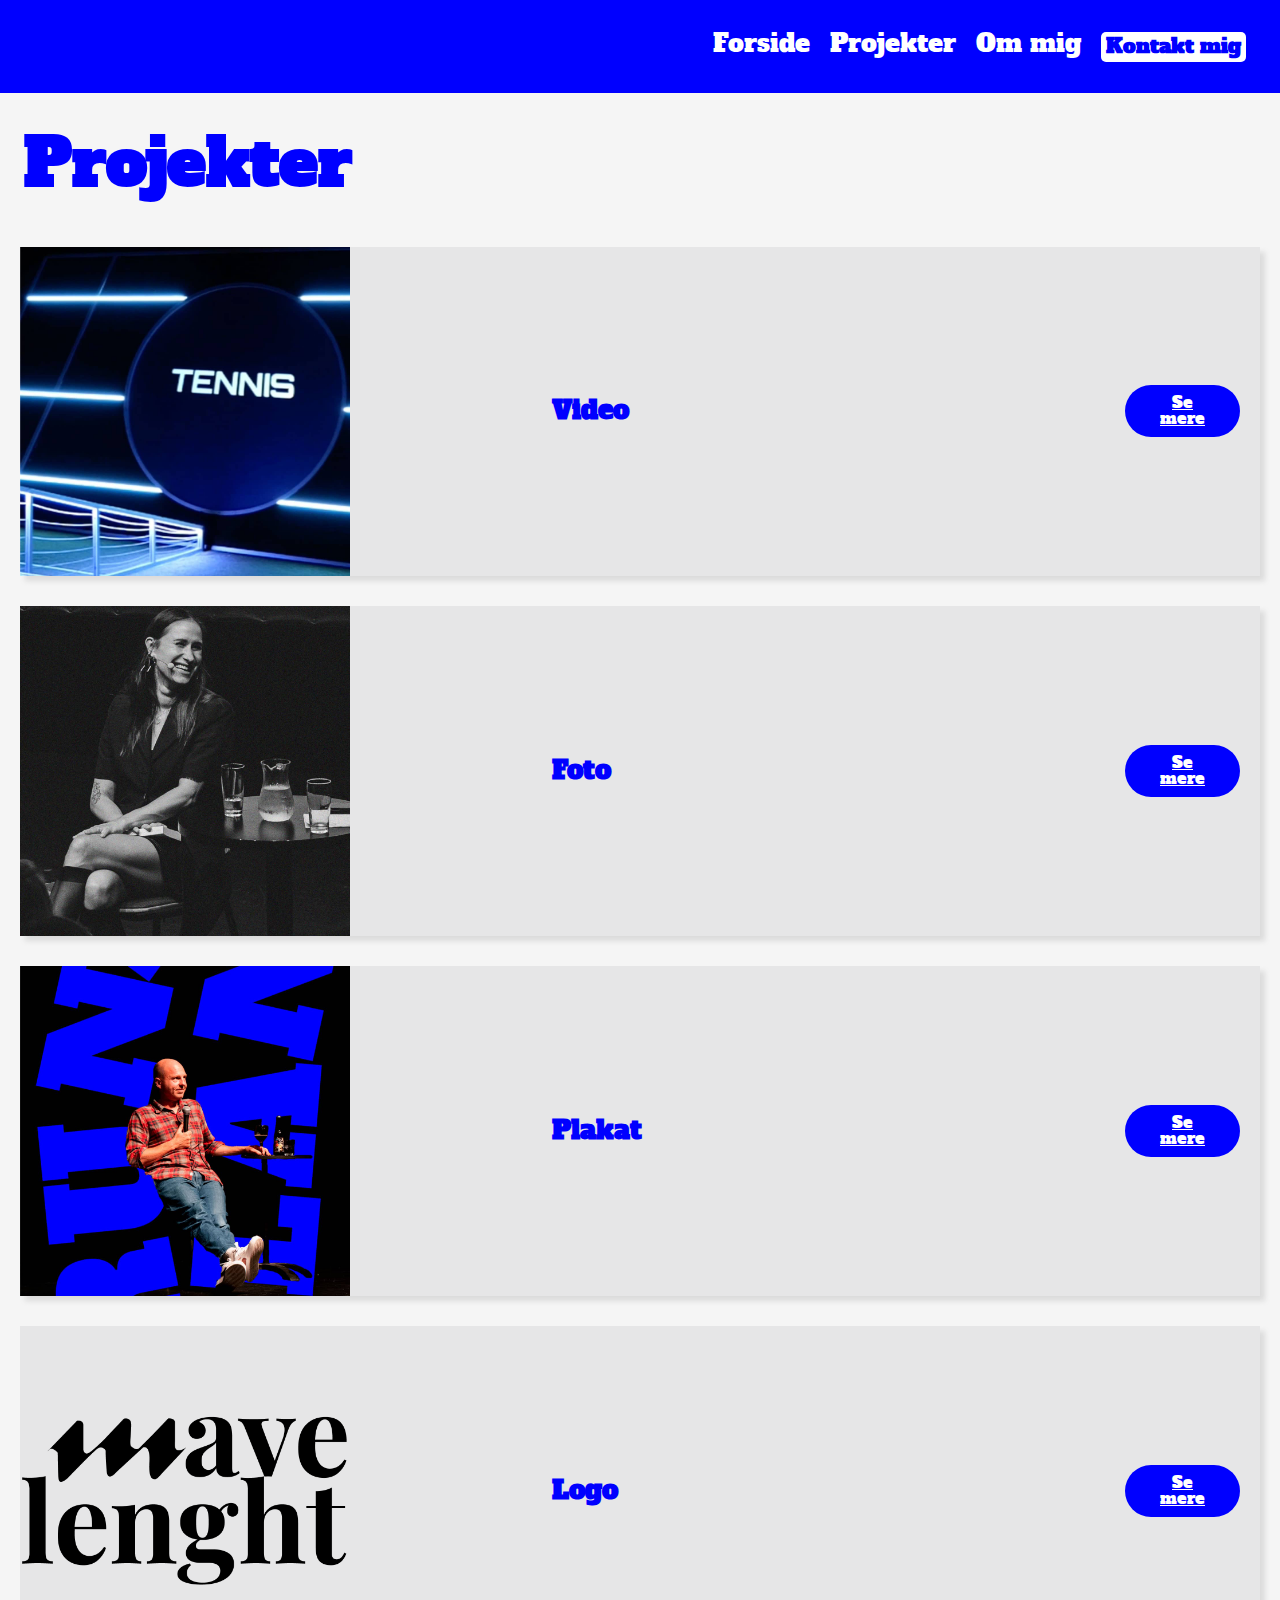
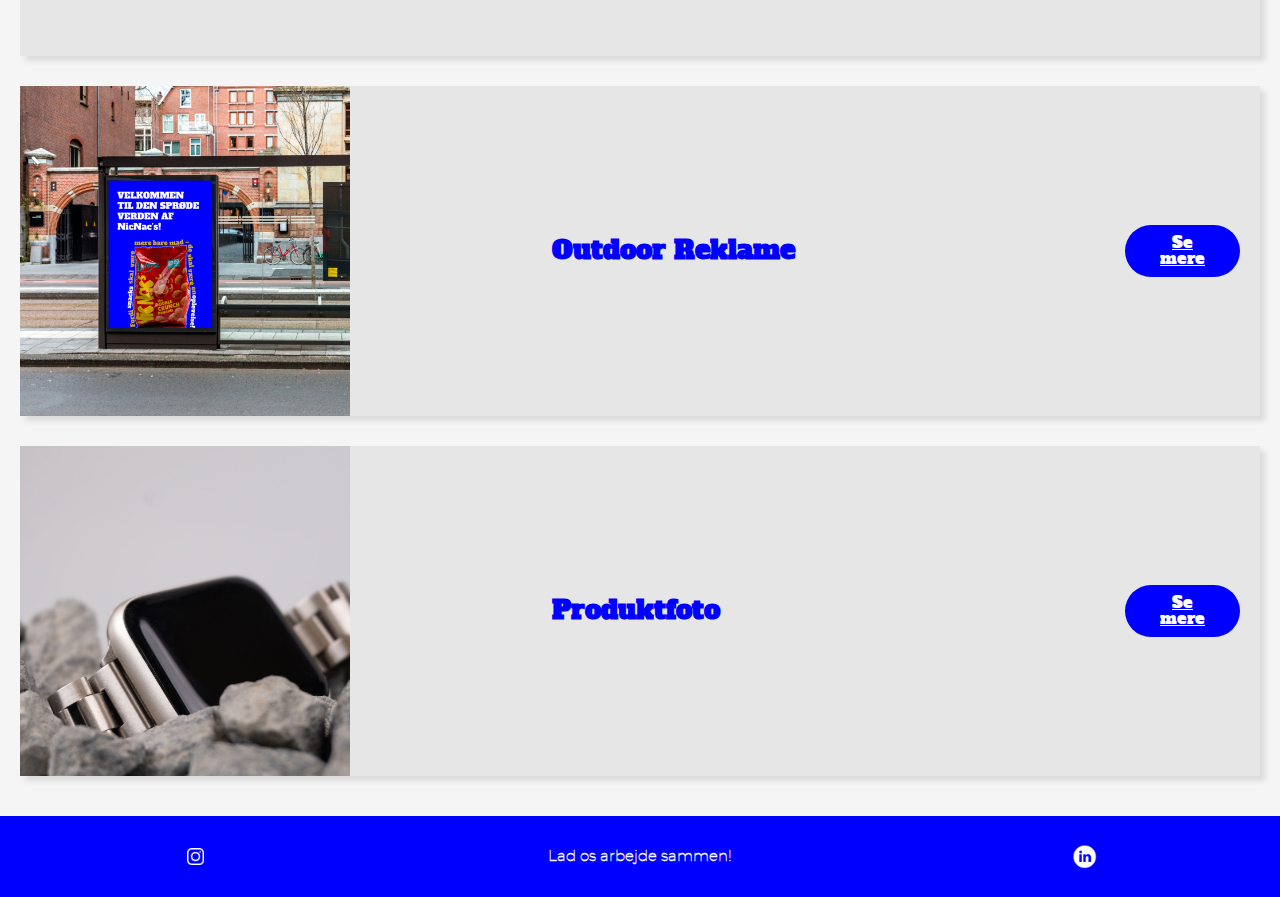
<file: projekter.html>
<!DOCTYPE html>
<html lang="da">
<head>
    <meta charset="UTF-8">
    <meta name="viewport" content="width=device-width, initial-scale=1.0">
    <title>Projekter</title>
    <link href="stylesheet.css" rel="stylesheet" type="text/css">
</head>
<body>
    <header>
        <div class="header">
            <img src="img/logo_blue.png" alt="logo" class="logo">
            <nav>
                <ul>
                    <li><a href="index.html">Forside</a></li>
                    <li><a href="projekter.html">Projekter</a></li>
                    <li><a href="ommig.html">Om mig</a></li>
                    <li><a href="kontaktmig.html" class="cta-button">Kontakt mig</a></li>
                </ul>
            </nav>
        </div>
    </header>
    <div class="text-box">
        <h1>Projekter</h1>
    </div>
    
    <div class="containerfp">
        <div class="card">
            <div class="card__image"> 
                <img src="img/tennis.jpg" alt="stage">
            </div>
            <h2 class="card__description">Video</h2>
            <a href="video.html" class="card__button--submit">Se mere</a>
        </div>
        <div class="card">
            <div class="card__image"> 
                <img src="img/rosalindelille.jpg" alt="girl">
            </div>
            <h2 class="card__description"> Foto</h2>
            <a href="foto.html" class="card__button--submit">Se mere</a>
        </div>

        <div class="card">
            <div class="card__image"> 
                <img src="img/runeklanlille.jpg" alt="rune klan">
            </div>
            <h2 class="card__description">Plakat</h2>
            <a href="plakat.html" class="card__button--submit">Se mere</a>
        </div>

        <div class="card">
            <div class="card__image"> 
                <img src="img/logowawelength.png" alt="logo">
            </div>
            <h2 class="card__description"> Logo</h2>
            <a href="logo.html" class="card__button--submit">Se mere</a>
        </div>

        <div class="card">
            <div class="card__image"> 
                <img src="img/nicnac.jpg" alt="nicnac's advertisement">
            </div>
            <h2 class="card__description">Outdoor Reklame</h2>
            <a href="outdoorreklame.html" class="card__button--submit">Se mere</a>
        </div>

        <div class="card">
            <div class="card__image"> 
                <img src="img/produktur.jpg" alt="applewatch">
            </div>
            <h2 class="card__description">Produktfoto</h2>
            <a href="produktfotos.html" class="card__button--submit">Se mere</a>
        </div>
    </div>
    <footer>
        <div class="footer">
            <p> 
                <a href="https://www.instagram.com/helenalenskjold" target="_blank">
                    <img src="img/logoer/iglogo.png" alt="instagram logo">
                </a> 
            </p>
            <p><b>Lad os arbejde sammen!</b></p>
            <p> 
                <a href="https://www.linkedin.com/in/helenalenskjold" target="_blank">
                    <img src="img/logoer/lilogo.png" alt="linkedin logo">
                </a> 
            </p>
        </div>
    </footer>
    </body>
    </html>
</file>
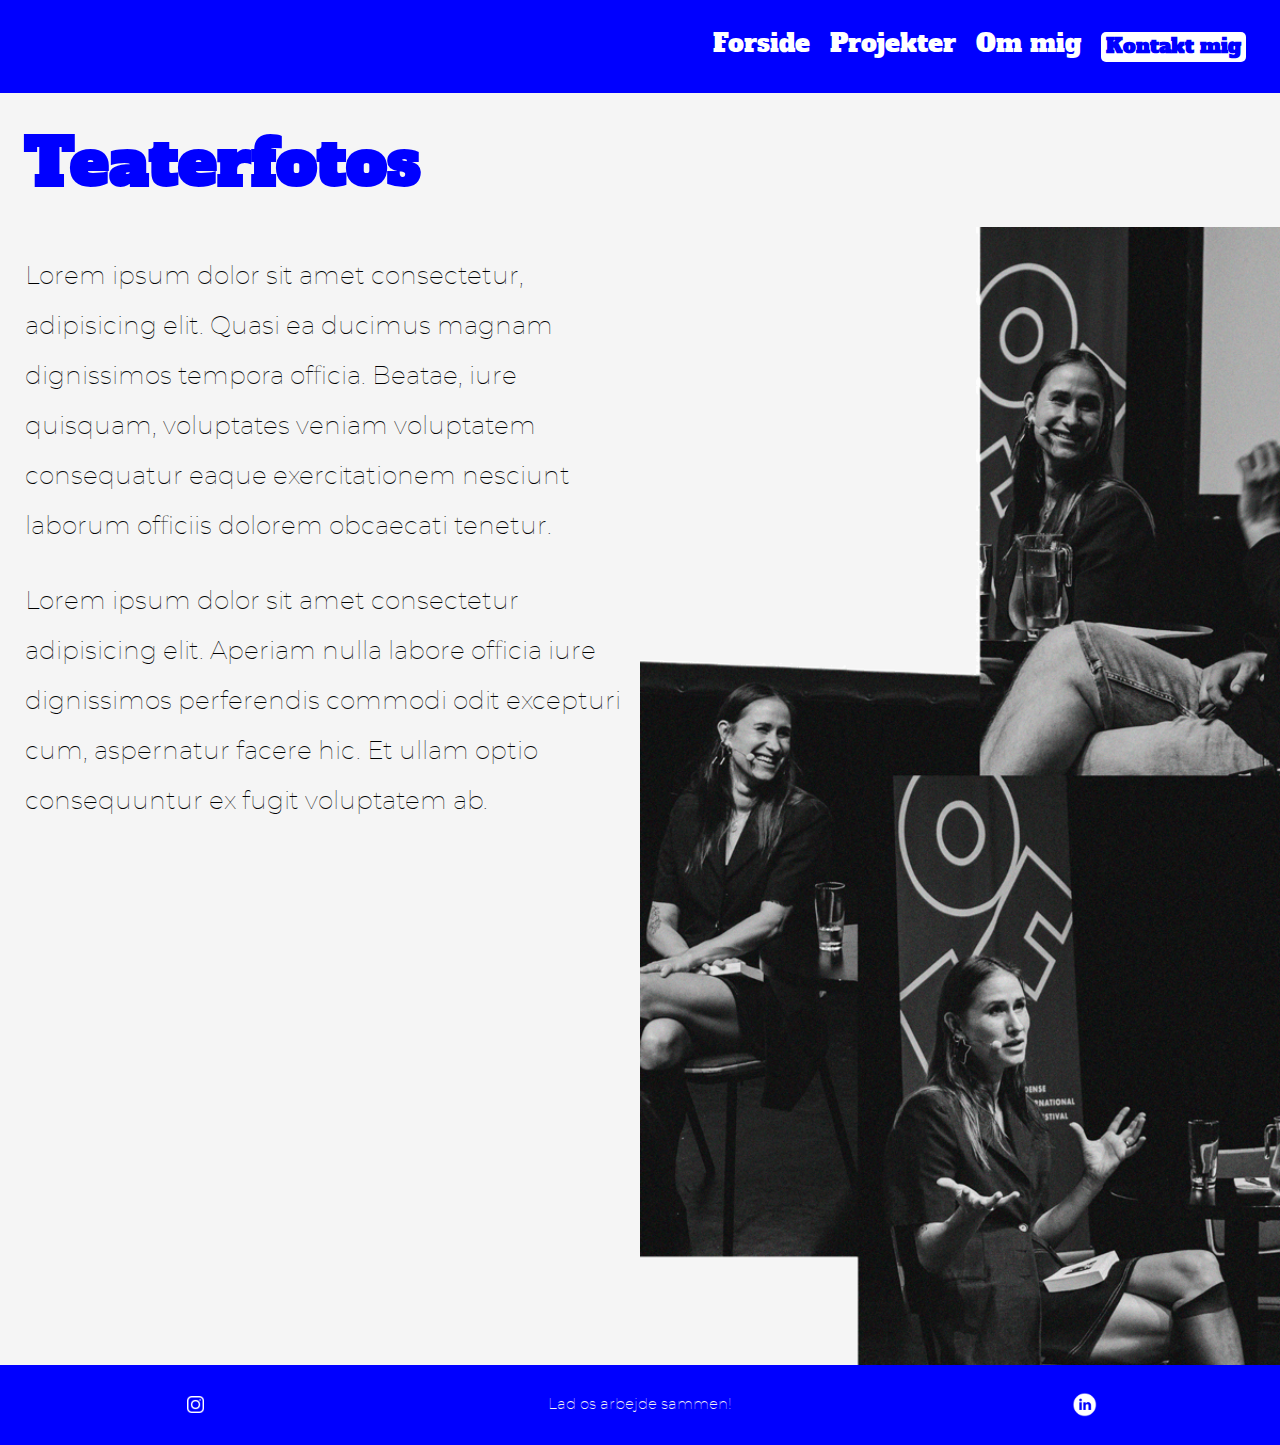
<file: teaterfotos.html>
<!DOCTYPE html>
<html lang="en">
<head>
    <meta charset="UTF-8">
    <meta name="viewport" content="width=device-width, initial-scale=1">
    <title>Teaterfotos</title>
    <link href="stylesheet.css" rel="stylesheet" type="text/css">
</head>
<body>
    <header>
        <div class="header">
            <img src="img/logo_blue.png" alt="logo" class="logo">
            <nav>
                <ul>
                    <li><a href="index.html">Forside</a></li>
                    <li><a href="projekter.html">Projekter</a></li>
                    <li><a href="ommig.html">Om mig</a></li>
                    <li><a href="kontaktmig.html" class="cta-button">Kontakt mig</a></li>
                </ul>
            </nav>
        </div>
    </header>
    <div class="text-box">
        <h1>Teaterfotos</h1>
    </div>
        <div class="container-right">
            <div class="container-right-text">
                <p>Lorem ipsum dolor sit amet consectetur, adipisicing elit. Quasi ea ducimus magnam dignissimos tempora officia. Beatae, iure quisquam, voluptates veniam voluptatem consequatur eaque exercitationem nesciunt laborum officiis dolorem obcaecati tenetur.</p>
                <p>Lorem ipsum dolor sit amet consectetur adipisicing elit. Aperiam nulla labore officia iure dignissimos perferendis commodi odit excepturi cum, aspernatur facere hic. Et ullam optio consequuntur ex fugit voluptatem ab.</p>
            </div>
            <div class="container-right-pic">
                <img src="img/rosalinde.png" alt="">
            </div>
        </div> 
        <footer>
            <div class="footer">
                <p> 
                    <a href="https://www.instagram.com/helenalenskjold" target="_blank">
                        <img src="img/logoer/iglogo.png" alt="instagram logo">
                    </a> 
                </p>
                <p>Lad os arbejde sammen!</p>
                <p> 
                    <a href="https://www.linkedin.com/in/helenalenskjold" target="_blank">
                        <img src="img/logoer/lilogo.png" alt="linkedin logo">
                    </a> 
                </p>
            </div>
        </footer>
        
</body>
</html>
</file>
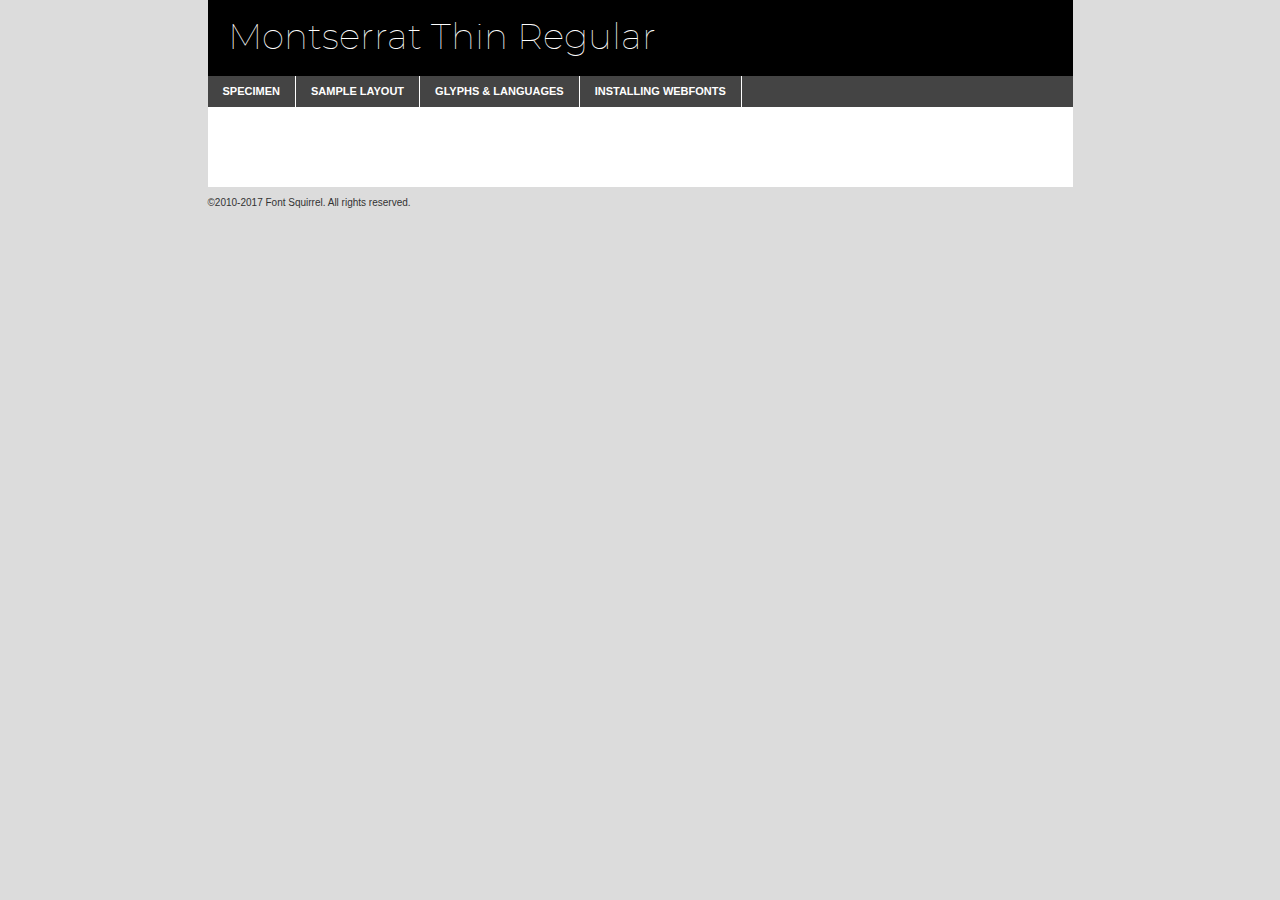
<file: font/webfont/montserrat-variablefont_wght-demo.html>
<!DOCTYPE html PUBLIC "-//W3C//DTD XHTML 1.0 Transitional//EN"
        "http://www.w3.org/TR/xhtml1/DTD/xhtml1-transitional.dtd">

<html xmlns="http://www.w3.org/1999/xhtml" xml:lang="en" lang="en">
<head>
    <meta http-equiv="Content-Type" content="text/html; charset=utf-8"/>
    <script src="http://ajax.googleapis.com/ajax/libs/jquery/1.7.2/jquery.min.js" type="text/javascript" charset="utf-8"></script>
    <script type="text/javascript">
		(function($) {
			$.fn.easyTabs = function(option) {
				var param = jQuery.extend({ fadeSpeed: 'fast', defaultContent: 1, activeClass: 'active' }, option);
				$(this).each(function() {
					var thisId = '#' + this.id;
					if ( param.defaultContent == '' )
					{
						param.defaultContent = 1;
					}
					if ( typeof param.defaultContent == 'number' )
					{
						var defaultTab = $(thisId + ' .tabs li:eq(' + (param.defaultContent - 1) + ') a').attr('href').substr(1);
					}
					else
					{
						var defaultTab = param.defaultContent;
					}
					$(thisId + ' .tabs li a').each(function() {
						var tabToHide = $(this).attr('href').substr(1);
						$('#' + tabToHide).addClass('easytabs-tab-content');
					});
					hideAll();
					changeContent(defaultTab);

					function hideAll() {$(thisId + ' .easytabs-tab-content').hide();}

					function changeContent(tabId)
					{
						hideAll();
						$(thisId + ' .tabs li').removeClass(param.activeClass);
						$(thisId + ' .tabs li a[href=#' + tabId + ']').closest('li').addClass(param.activeClass);
						if ( param.fadeSpeed != 'none' )
						{
							$(thisId + ' #' + tabId).fadeIn(param.fadeSpeed);
						}
						else
						{
							$(thisId + ' #' + tabId).show();
						}
					}

					$(thisId + ' .tabs li').click(function() {
						var tabId = $(this).find('a').attr('href').substr(1);
						changeContent(tabId);
						return false;
					});
				});
			}
		})(jQuery);
    </script>
    <link rel="stylesheet" href="specimen_files/specimen_stylesheet.css" type="text/css" charset="utf-8"/>
    <link rel="stylesheet" href="stylesheet.css" type="text/css" charset="utf-8"/>

    <style type="text/css">
        		body {
			font-family: 'montserratthin';
        		}

            </style>

    <title>Montserrat Thin Regular Specimen</title>


    <script type="text/javascript" charset="utf-8">
		$(document).ready(function() {
			$('#container').easyTabs({ defaultContent: 1 });
		});
    </script>
</head>

<body>
<div id="container">
    <div id="header">
		Montserrat Thin Regular    </div>
    <ul class="tabs">
        <li><a href="#specimen">Specimen</a></li>
        <li><a href="#layout">Sample Layout</a></li>
		        <li><a href="#glyphs">Glyphs &amp; Languages</a></li>
        <li><a href="#installing">Installing Webfonts</a></li>

    </ul>

    <div id="main_content">


        <div id="specimen">

            <div class="section">
                <div class="grid12 firstcol">
                    <div class="huge">AaBb</div>
                </div>
            </div>

            <div class="section">
                <div class="glyph_range">A&#x200B;B&#x200b;C&#x200b;D&#x200b;E&#x200b;F&#x200b;G&#x200b;H&#x200b;I&#x200b;J&#x200b;K&#x200b;L&#x200b;M&#x200b;N&#x200b;O&#x200b;P&#x200b;Q&#x200b;R&#x200b;S&#x200b;T&#x200b;U&#x200b;V&#x200b;W&#x200b;X&#x200b;Y&#x200b;Z&#x200b;a&#x200b;b&#x200b;c&#x200b;d&#x200b;e&#x200b;f&#x200b;g&#x200b;h&#x200b;i&#x200b;j&#x200b;k&#x200b;l&#x200b;m&#x200b;n&#x200b;o&#x200b;p&#x200b;q&#x200b;r&#x200b;s&#x200b;t&#x200b;u&#x200b;v&#x200b;w&#x200b;x&#x200b;y&#x200b;z&#x200b;1&#x200b;2&#x200b;3&#x200b;4&#x200b;5&#x200b;6&#x200b;7&#x200b;8&#x200b;9&#x200b;0&#x200b;&amp;&#x200b;.&#x200b;,&#x200b;?&#x200b;!&#x200b;&#64;&#x200b;(&#x200b;)&#x200b;#&#x200b;$&#x200b;%&#x200b;*&#x200b;+&#x200b;-&#x200b;=&#x200b;:&#x200b;;</div>
            </div>
            <div class="section">
                <div class="grid12 firstcol">
                    <table class="sample_table">
                        <tr>
                            <td>10</td>
                            <td class="size10">abcdefghijklmnopqrstuvwxyzABCDEFGHIJKLMNOPQRSTUVWXYZ0123456789abcdefghijklmnopqrstuvwxyzABCDEFGHIJKLMNOPQRSTUVWXYZ0123456789abcdefghijklmnopqrstuvwxyzABCDEFGHIJKLMNOPQRSTUVWXYZ</td>
                        </tr>
                        <tr>
                            <td>11</td>
                            <td class="size11">abcdefghijklmnopqrstuvwxyzABCDEFGHIJKLMNOPQRSTUVWXYZ0123456789abcdefghijklmnopqrstuvwxyzABCDEFGHIJKLMNOPQRSTUVWXYZ0123456789abcdefghijklmnopqrstuvwxyzABCDEFGHIJKLMNOPQRSTUVWXYZ</td>
                        </tr>
                        <tr>
                            <td>12</td>
                            <td class="size12">abcdefghijklmnopqrstuvwxyzABCDEFGHIJKLMNOPQRSTUVWXYZ0123456789abcdefghijklmnopqrstuvwxyzABCDEFGHIJKLMNOPQRSTUVWXYZ0123456789abcdefghijklmnopqrstuvwxyzABCDEFGHIJKLMNOPQRSTUVWXYZ</td>
                        </tr>
                        <tr>
                            <td>13</td>
                            <td class="size13">abcdefghijklmnopqrstuvwxyzABCDEFGHIJKLMNOPQRSTUVWXYZ0123456789abcdefghijklmnopqrstuvwxyzABCDEFGHIJKLMNOPQRSTUVWXYZ0123456789abcdefghijklmnopqrstuvwxyzABCDEFGHIJKLMNOPQRSTUVWXYZ</td>
                        </tr>
                        <tr>
                            <td>14</td>
                            <td class="size14">abcdefghijklmnopqrstuvwxyzABCDEFGHIJKLMNOPQRSTUVWXYZ0123456789abcdefghijklmnopqrstuvwxyzABCDEFGHIJKLMNOPQRSTUVWXYZ0123456789abcdefghijklmnopqrstuvwxyzABCDEFGHIJKLMNOPQRSTUVWXYZ</td>
                        </tr>
                        <tr>
                            <td>16</td>
                            <td class="size16">abcdefghijklmnopqrstuvwxyzABCDEFGHIJKLMNOPQRSTUVWXYZ0123456789abcdefghijklmnopqrstuvwxyzABCDEFGHIJKLMNOPQRSTUVWXYZ</td>
                        </tr>
                        <tr>
                            <td>18</td>
                            <td class="size18">abcdefghijklmnopqrstuvwxyzABCDEFGHIJKLMNOPQRSTUVWXYZ0123456789abcdefghijklmnopqrstuvwxyzABCDEFGHIJKLMNOPQRSTUVWXYZ</td>
                        </tr>
                        <tr>
                            <td>20</td>
                            <td class="size20">abcdefghijklmnopqrstuvwxyzABCDEFGHIJKLMNOPQRSTUVWXYZ0123456789abcdefghijklmnopqrstuvwxyzABCDEFGHIJKLMNOPQRSTUVWXYZ</td>
                        </tr>
                        <tr>
                            <td>24</td>
                            <td class="size24">abcdefghijklmnopqrstuvwxyzABCDEFGHIJKLMNOPQRSTUVWXYZ0123456789abcdefghijklmnopqrstuvwxyzABCDEFGHIJKLMNOPQRSTUVWXYZ</td>
                        </tr>
                        <tr>
                            <td>30</td>
                            <td class="size30">abcdefghijklmnopqrstuvwxyzABCDEFGHIJKLMNOPQRSTUVWXYZ0123456789abcdefghijklmnopqrstuvwxyzABCDEFGHIJKLMNOPQRSTUVWXYZ</td>
                        </tr>
                        <tr>
                            <td>36</td>
                            <td class="size36">abcdefghijklmnopqrstuvwxyzABCDEFGHIJKLMNOPQRSTUVWXYZ0123456789abcdefghijklmnopqrstuvwxyzABCDEFGHIJKLMNOPQRSTUVWXYZ</td>
                        </tr>
                        <tr>
                            <td>48</td>
                            <td class="size48">abcdefghijklmnopqrstuvwxyzABCDEFGHIJKLMNOPQRSTUVWXYZ0123456789abcdefghijklmnopqrstuvwxyzABCDEFGHIJKLMNOPQRSTUVWXYZ</td>
                        </tr>
                        <tr>
                            <td>60</td>
                            <td class="size60">abcdefghijklmnopqrstuvwxyzABCDEFGHIJKLMNOPQRSTUVWXYZ0123456789abcdefghijklmnopqrstuvwxyzABCDEFGHIJKLMNOPQRSTUVWXYZ</td>
                        </tr>
                        <tr>
                            <td>72</td>
                            <td class="size72">abcdefghijklmnopqrstuvwxyzABCDEFGHIJKLMNOPQRSTUVWXYZ0123456789abcdefghijklmnopqrstuvwxyzABCDEFGHIJKLMNOPQRSTUVWXYZ</td>
                        </tr>
                        <tr>
                            <td>90</td>
                            <td class="size90">abcdefghijklmnopqrstuvwxyzABCDEFGHIJKLMNOPQRSTUVWXYZ0123456789abcdefghijklmnopqrstuvwxyzABCDEFGHIJKLMNOPQRSTUVWXYZ</td>
                        </tr>
                    </table>

                </div>

            </div>


            <div class="section" id="bodycomparison">


                <div id="xheight">
                    <div class="fontbody">&#x25FC;&#x25FC;&#x25FC;&#x25FC;&#x25FC;&#x25FC;&#x25FC;&#x25FC;&#x25FC;&#x25FC;&#x25FC;&#x25FC;&#x25FC;&#x25FC;&#x25FC;&#x25FC;&#x25FC;&#x25FC;&#x25FC;&#x25FC;&#x25FC;&#x25FC;&#x25FC;&#x25FC;&#x25FC;&#x25FC;&#x25FC;&#x25FC;&#x25FC;&#x25FC;&#x25FC;&#x25FC;&#x25FC;&#x25FC;&#x25FC;&#x25FC;&#x25FC;&#x25FC;&#x25FC;&#x25FC;&#x25FC;&#x25FC;&#x25FC;&#x25FC;&#x25FC;&#x25FC;&#x25FC;&#x25FC;&#x25FC;&#x25FC;&#x25FC;&#x25FC;&#x25FC;&#x25FC;&#x25FC;&#x25FC;&#x25FC;&#x25FC;&#x25FC;&#x25FC;&#x25FC;&#x25FC;&#x25FC;&#x25FC;&#x25FC;&#x25FC;&#x25FC;&#x25FC;&#x25FC;&#x25FC;&#x25FC;&#x25FC;&#x25FC;&#x25FC;&#x25FC;&#x25FC;&#x25FC;&#x25FC;&#x25FC;&#x25FC;&#x25FC;&#x25FC;&#x25FC;&#x25FC;&#x25FC;&#x25FC;&#x25FC;&#x25FC;&#x25FC;&#x25FC;&#x25FC;&#x25FC;&#x25FC;&#x25FC;&#x25FC;&#x25FC;&#x25FC;&#x25FC;&#x25FC;body</div>
                    <div class="arialbody">body</div>
                    <div class="verdanabody">body</div>
                    <div class="georgiabody">body</div>
                </div>
                <div class="fontbody" style="z-index:1">
                    body<span>Montserrat Thin Regular</span>
                </div>
                <div class="arialbody" style="z-index:1">
                    body<span>Arial</span>
                </div>
                <div class="verdanabody" style="z-index:1">
                    body<span>Verdana</span>
                </div>
                <div class="georgiabody" style="z-index:1">
                    body<span>Georgia</span>
                </div>


            </div>


            <div class="section psample psample_row1" id="">

                <div class="grid2 firstcol">
                    <p class="size10"><span>10.</span>Aenean lacinia bibendum nulla sed consectetur. Fusce dapibus, tellus ac cursus commodo, tortor mauris condimentum nibh, ut fermentum massa justo sit amet risus. Nullam id dolor id nibh ultricies vehicula ut id elit. Cum sociis natoque penatibus et magnis dis parturient montes, nascetur ridiculus mus. Nulla vitae elit libero, a pharetra augue.</p>

                </div>
                <div class="grid3">
                    <p class="size11"><span>11.</span>Aenean lacinia bibendum nulla sed consectetur. Fusce dapibus, tellus ac cursus commodo, tortor mauris condimentum nibh, ut fermentum massa justo sit amet risus. Nullam id dolor id nibh ultricies vehicula ut id elit. Cum sociis natoque penatibus et magnis dis parturient montes, nascetur ridiculus mus. Nulla vitae elit libero, a pharetra augue.</p>

                </div>
                <div class="grid3">
                    <p class="size12"><span>12.</span>Aenean lacinia bibendum nulla sed consectetur. Fusce dapibus, tellus ac cursus commodo, tortor mauris condimentum nibh, ut fermentum massa justo sit amet risus. Nullam id dolor id nibh ultricies vehicula ut id elit. Cum sociis natoque penatibus et magnis dis parturient montes, nascetur ridiculus mus. Nulla vitae elit libero, a pharetra augue.</p>

                </div>
                <div class="grid4">
                    <p class="size13"><span>13.</span>Aenean lacinia bibendum nulla sed consectetur. Fusce dapibus, tellus ac cursus commodo, tortor mauris condimentum nibh, ut fermentum massa justo sit amet risus. Nullam id dolor id nibh ultricies vehicula ut id elit. Cum sociis natoque penatibus et magnis dis parturient montes, nascetur ridiculus mus. Nulla vitae elit libero, a pharetra augue.</p>

                </div>
                <div class="white_blend"></div>

            </div>
            <div class="section psample psample_row2" id="">
                <div class="grid3 firstcol">
                    <p class="size14"><span>14.</span>Aenean lacinia bibendum nulla sed consectetur. Fusce dapibus, tellus ac cursus commodo, tortor mauris condimentum nibh, ut fermentum massa justo sit amet risus. Nullam id dolor id nibh ultricies vehicula ut id elit. Cum sociis natoque penatibus et magnis dis parturient montes, nascetur ridiculus mus. Nulla vitae elit libero, a pharetra augue.</p>

                </div>
                <div class="grid4">
                    <p class="size16"><span>16.</span>Aenean lacinia bibendum nulla sed consectetur. Fusce dapibus, tellus ac cursus commodo, tortor mauris condimentum nibh, ut fermentum massa justo sit amet risus. Nullam id dolor id nibh ultricies vehicula ut id elit. Cum sociis natoque penatibus et magnis dis parturient montes, nascetur ridiculus mus. Nulla vitae elit libero, a pharetra augue.</p>

                </div>
                <div class="grid5">
                    <p class="size18"><span>18.</span>Aenean lacinia bibendum nulla sed consectetur. Fusce dapibus, tellus ac cursus commodo, tortor mauris condimentum nibh, ut fermentum massa justo sit amet risus. Nullam id dolor id nibh ultricies vehicula ut id elit. Cum sociis natoque penatibus et magnis dis parturient montes, nascetur ridiculus mus. Nulla vitae elit libero, a pharetra augue.</p>

                </div>

                <div class="white_blend"></div>

            </div>

            <div class="section psample psample_row3" id="">
                <div class="grid5 firstcol">
                    <p class="size20"><span>20.</span>Aenean lacinia bibendum nulla sed consectetur. Fusce dapibus, tellus ac cursus commodo, tortor mauris condimentum nibh, ut fermentum massa justo sit amet risus. Nullam id dolor id nibh ultricies vehicula ut id elit. Cum sociis natoque penatibus et magnis dis parturient montes, nascetur ridiculus mus. Nulla vitae elit libero, a pharetra augue.</p>
                </div>
                <div class="grid7">
                    <p class="size24"><span>24.</span>Aenean lacinia bibendum nulla sed consectetur. Fusce dapibus, tellus ac cursus commodo, tortor mauris condimentum nibh, ut fermentum massa justo sit amet risus. Nullam id dolor id nibh ultricies vehicula ut id elit. Cum sociis natoque penatibus et magnis dis parturient montes, nascetur ridiculus mus. Nulla vitae elit libero, a pharetra augue.</p>
                </div>

                <div class="white_blend"></div>

            </div>

            <div class="section psample psample_row4" id="">
                <div class="grid12 firstcol">
                    <p class="size30"><span>30.</span>Aenean lacinia bibendum nulla sed consectetur. Fusce dapibus, tellus ac cursus commodo, tortor mauris condimentum nibh, ut fermentum massa justo sit amet risus. Nullam id dolor id nibh ultricies vehicula ut id elit. Cum sociis natoque penatibus et magnis dis parturient montes, nascetur ridiculus mus. Nulla vitae elit libero, a pharetra augue.</p>
                </div>
                <div class="white_blend"></div>

            </div>


            <div class="section psample psample_row1 fullreverse">
                <div class="grid2 firstcol">
                    <p class="size10"><span>10.</span>Aenean lacinia bibendum nulla sed consectetur. Fusce dapibus, tellus ac cursus commodo, tortor mauris condimentum nibh, ut fermentum massa justo sit amet risus. Nullam id dolor id nibh ultricies vehicula ut id elit. Cum sociis natoque penatibus et magnis dis parturient montes, nascetur ridiculus mus. Nulla vitae elit libero, a pharetra augue.</p>

                </div>
                <div class="grid3">
                    <p class="size11"><span>11.</span>Aenean lacinia bibendum nulla sed consectetur. Fusce dapibus, tellus ac cursus commodo, tortor mauris condimentum nibh, ut fermentum massa justo sit amet risus. Nullam id dolor id nibh ultricies vehicula ut id elit. Cum sociis natoque penatibus et magnis dis parturient montes, nascetur ridiculus mus. Nulla vitae elit libero, a pharetra augue.</p>

                </div>
                <div class="grid3">
                    <p class="size12"><span>12.</span>Aenean lacinia bibendum nulla sed consectetur. Fusce dapibus, tellus ac cursus commodo, tortor mauris condimentum nibh, ut fermentum massa justo sit amet risus. Nullam id dolor id nibh ultricies vehicula ut id elit. Cum sociis natoque penatibus et magnis dis parturient montes, nascetur ridiculus mus. Nulla vitae elit libero, a pharetra augue.</p>

                </div>
                <div class="grid4">
                    <p class="size13"><span>13.</span>Aenean lacinia bibendum nulla sed consectetur. Fusce dapibus, tellus ac cursus commodo, tortor mauris condimentum nibh, ut fermentum massa justo sit amet risus. Nullam id dolor id nibh ultricies vehicula ut id elit. Cum sociis natoque penatibus et magnis dis parturient montes, nascetur ridiculus mus. Nulla vitae elit libero, a pharetra augue.</p>

                </div>
                <div class="black_blend"></div>

            </div>

            <div class="section psample psample_row2 fullreverse">
                <div class="grid3 firstcol">
                    <p class="size14"><span>14.</span>Aenean lacinia bibendum nulla sed consectetur. Fusce dapibus, tellus ac cursus commodo, tortor mauris condimentum nibh, ut fermentum massa justo sit amet risus. Nullam id dolor id nibh ultricies vehicula ut id elit. Cum sociis natoque penatibus et magnis dis parturient montes, nascetur ridiculus mus. Nulla vitae elit libero, a pharetra augue.</p>

                </div>
                <div class="grid4">
                    <p class="size16"><span>16.</span>Aenean lacinia bibendum nulla sed consectetur. Fusce dapibus, tellus ac cursus commodo, tortor mauris condimentum nibh, ut fermentum massa justo sit amet risus. Nullam id dolor id nibh ultricies vehicula ut id elit. Cum sociis natoque penatibus et magnis dis parturient montes, nascetur ridiculus mus. Nulla vitae elit libero, a pharetra augue.</p>

                </div>
                <div class="grid5">
                    <p class="size18"><span>18.</span>Aenean lacinia bibendum nulla sed consectetur. Fusce dapibus, tellus ac cursus commodo, tortor mauris condimentum nibh, ut fermentum massa justo sit amet risus. Nullam id dolor id nibh ultricies vehicula ut id elit. Cum sociis natoque penatibus et magnis dis parturient montes, nascetur ridiculus mus. Nulla vitae elit libero, a pharetra augue.</p>

                </div>
                <div class="black_blend"></div>

            </div>

            <div class="section psample fullreverse psample_row3" id="">
                <div class="grid5 firstcol">
                    <p class="size20"><span>20.</span>Aenean lacinia bibendum nulla sed consectetur. Fusce dapibus, tellus ac cursus commodo, tortor mauris condimentum nibh, ut fermentum massa justo sit amet risus. Nullam id dolor id nibh ultricies vehicula ut id elit. Cum sociis natoque penatibus et magnis dis parturient montes, nascetur ridiculus mus. Nulla vitae elit libero, a pharetra augue.</p>
                </div>
                <div class="grid7">
                    <p class="size24"><span>24.</span>Aenean lacinia bibendum nulla sed consectetur. Fusce dapibus, tellus ac cursus commodo, tortor mauris condimentum nibh, ut fermentum massa justo sit amet risus. Nullam id dolor id nibh ultricies vehicula ut id elit. Cum sociis natoque penatibus et magnis dis parturient montes, nascetur ridiculus mus. Nulla vitae elit libero, a pharetra augue.</p>
                </div>

                <div class="black_blend"></div>

            </div>

            <div class="section psample fullreverse psample_row4" id="" style="border-bottom: 20px #000 solid;">
                <div class="grid12 firstcol">
                    <p class="size30"><span>30.</span>Aenean lacinia bibendum nulla sed consectetur. Fusce dapibus, tellus ac cursus commodo, tortor mauris condimentum nibh, ut fermentum massa justo sit amet risus. Nullam id dolor id nibh ultricies vehicula ut id elit. Cum sociis natoque penatibus et magnis dis parturient montes, nascetur ridiculus mus. Nulla vitae elit libero, a pharetra augue.</p>
                </div>
                <div class="black_blend"></div>

            </div>


        </div>

        <div id="layout">

            <div class="section">

                <div class="grid12 firstcol">
                    <h1>Lorem Ipsum Dolor</h1>
                    <h2>Etiam porta sem malesuada magna mollis euismod</h2>

                    <p class="byline">By <a href="#link">Aenean Lacinia</a></p>
                </div>
            </div>
            <div class="section">
                <div class="grid8 firstcol">
                    <p class="large">Donec sed odio dui. Morbi leo risus, porta ac consectetur ac, vestibulum at eros. Fusce dapibus, tellus ac cursus commodo, tortor mauris condimentum nibh, ut fermentum massa justo sit amet risus. </p>


                    <h3>Pellentesque ornare sem</h3>

                    <p>Maecenas sed diam eget risus varius blandit sit amet non magna. Maecenas faucibus mollis interdum. Donec ullamcorper nulla non metus auctor fringilla. Nullam id dolor id nibh ultricies vehicula ut id elit. Nullam id dolor id nibh ultricies vehicula ut id elit. </p>

                    <p>Aenean eu leo quam. Pellentesque ornare sem lacinia quam venenatis vestibulum. Lorem ipsum dolor sit amet, consectetur adipiscing elit. Cum sociis natoque penatibus et magnis dis parturient montes, nascetur ridiculus mus. </p>

                    <p>Nulla vitae elit libero, a pharetra augue. Praesent commodo cursus magna, vel scelerisque nisl consectetur et. Aenean lacinia bibendum nulla sed consectetur. </p>

                    <p>Nullam quis risus eget urna mollis ornare vel eu leo. Nullam quis risus eget urna mollis ornare vel eu leo. Maecenas sed diam eget risus varius blandit sit amet non magna. Donec ullamcorper nulla non metus auctor fringilla. </p>

                    <h3>Cras mattis consectetur</h3>

                    <p>Aenean eu leo quam. Pellentesque ornare sem lacinia quam venenatis vestibulum. Aenean lacinia bibendum nulla sed consectetur. Integer posuere erat a ante venenatis dapibus posuere velit aliquet. Cras mattis consectetur purus sit amet fermentum. </p>

                    <p>Nullam id dolor id nibh ultricies vehicula ut id elit. Nullam quis risus eget urna mollis ornare vel eu leo. Cras mattis consectetur purus sit amet fermentum.</p>
                </div>

                <div class="grid4 sidebar">

                    <div class="box reverse">
                        <p class="last">Nullam quis risus eget urna mollis ornare vel eu leo. Donec ullamcorper nulla non metus auctor fringilla. Cras mattis consectetur purus sit amet fermentum. Sed posuere consectetur est at lobortis. Lorem ipsum dolor sit amet, consectetur adipiscing elit. </p>
                    </div>

                    <p class="caption">Maecenas sed diam eget risus varius.</p>

                    <p>Vestibulum id ligula porta felis euismod semper. Integer posuere erat a ante venenatis dapibus posuere velit aliquet. Vestibulum id ligula porta felis euismod semper. Sed posuere consectetur est at lobortis. Maecenas sed diam eget risus varius blandit sit amet non magna. Fusce dapibus, tellus ac cursus commodo, tortor mauris condimentum nibh, ut fermentum massa justo sit amet risus. </p>


                    <p>Duis mollis, est non commodo luctus, nisi erat porttitor ligula, eget lacinia odio sem nec elit. Aenean lacinia bibendum nulla sed consectetur. Vivamus sagittis lacus vel augue laoreet rutrum faucibus dolor auctor. Aenean lacinia bibendum nulla sed consectetur. Nullam quis risus eget urna mollis ornare vel eu leo. </p>

                    <p>Praesent commodo cursus magna, vel scelerisque nisl consectetur et. Donec ullamcorper nulla non metus auctor fringilla. Maecenas faucibus mollis interdum. Fusce dapibus, tellus ac cursus commodo, tortor mauris condimentum nibh, ut fermentum massa justo sit amet risus. </p>

                </div>
            </div>

        </div>


		

        <div id="glyphs">
            <div class="section">
                <div class="grid12 firstcol">

                    <h1>Language Support</h1>
                    <p>The subset of Montserrat Thin Regular in this kit supports the following languages:<br/>

						Albanian, Basque, Breton, Chamorro, Danish, Dutch, English, Faroese, Finnish, French, Frisian, Galician, German, Icelandic, Italian, Malagasy, Norwegian, Portuguese, Spanish, Alsatian, Aragonese, Arapaho, Arrernte, Asturian, Aymara, Bislama, Cebuano, Corsican, Fijian, French_creole, Genoese, Gilbertese, Greenlandic, Haitian_creole, Hiligaynon, Hmong, Hopi, Ibanag, Iloko_ilokano, Indonesian, Interglossa_glosa, Interlingua, Irish_gaelic, Jerriais, Lojban, Lombard, Luxembourgeois, Manx, Mohawk, Norfolk_pitcairnese, Occitan, Oromo, Pangasinan, Papiamento, Piedmontese, Potawatomi, Rhaeto-romance, Romansh, Rotokas, Sami_lule, Samoan, Sardinian, Scots_gaelic, Seychelles_creole, Shona, Sicilian, Somali, Southern_ndebele, Swahili, Swati_swazi, Tagalog_filipino_pilipino, Tetum, Tok_pisin, Uyghur_latinized, Volapuk, Walloon, Warlpiri, Xhosa, Yapese, Zulu, Latinbasic, Ubasic, Demo                    </p>
                    <h1>Glyph Chart</h1>
                    <p>The subset of Montserrat Thin Regular in this kit includes all the glyphs listed below. Unicode entities are included above each glyph to help you insert individual characters into your layout.</p>
                    <div id="glyph_chart">

																																	                                <div><p>&amp;#13;</p>&#13;</div>
																				                                <div><p>&amp;#32;</p>&#32;</div>
																				                                <div><p>&amp;#33;</p>&#33;</div>
																				                                <div><p>&amp;#34;</p>&#34;</div>
																				                                <div><p>&amp;#35;</p>&#35;</div>
																				                                <div><p>&amp;#36;</p>&#36;</div>
																				                                <div><p>&amp;#37;</p>&#37;</div>
																				                                <div><p>&amp;#38;</p>&#38;</div>
																				                                <div><p>&amp;#39;</p>&#39;</div>
																				                                <div><p>&amp;#40;</p>&#40;</div>
																				                                <div><p>&amp;#41;</p>&#41;</div>
																				                                <div><p>&amp;#42;</p>&#42;</div>
																				                                <div><p>&amp;#43;</p>&#43;</div>
																				                                <div><p>&amp;#44;</p>&#44;</div>
																				                                <div><p>&amp;#45;</p>&#45;</div>
																				                                <div><p>&amp;#46;</p>&#46;</div>
																				                                <div><p>&amp;#47;</p>&#47;</div>
																				                                <div><p>&amp;#48;</p>&#48;</div>
																				                                <div><p>&amp;#49;</p>&#49;</div>
																				                                <div><p>&amp;#50;</p>&#50;</div>
																				                                <div><p>&amp;#51;</p>&#51;</div>
																				                                <div><p>&amp;#52;</p>&#52;</div>
																				                                <div><p>&amp;#53;</p>&#53;</div>
																				                                <div><p>&amp;#54;</p>&#54;</div>
																				                                <div><p>&amp;#55;</p>&#55;</div>
																				                                <div><p>&amp;#56;</p>&#56;</div>
																				                                <div><p>&amp;#57;</p>&#57;</div>
																				                                <div><p>&amp;#58;</p>&#58;</div>
																				                                <div><p>&amp;#59;</p>&#59;</div>
																				                                <div><p>&amp;#60;</p>&#60;</div>
																				                                <div><p>&amp;#61;</p>&#61;</div>
																				                                <div><p>&amp;#62;</p>&#62;</div>
																				                                <div><p>&amp;#63;</p>&#63;</div>
																				                                <div><p>&amp;#64;</p>&#64;</div>
																				                                <div><p>&amp;#65;</p>&#65;</div>
																				                                <div><p>&amp;#66;</p>&#66;</div>
																				                                <div><p>&amp;#67;</p>&#67;</div>
																				                                <div><p>&amp;#68;</p>&#68;</div>
																				                                <div><p>&amp;#69;</p>&#69;</div>
																				                                <div><p>&amp;#70;</p>&#70;</div>
																				                                <div><p>&amp;#71;</p>&#71;</div>
																				                                <div><p>&amp;#72;</p>&#72;</div>
																				                                <div><p>&amp;#73;</p>&#73;</div>
																				                                <div><p>&amp;#74;</p>&#74;</div>
																				                                <div><p>&amp;#75;</p>&#75;</div>
																				                                <div><p>&amp;#76;</p>&#76;</div>
																				                                <div><p>&amp;#77;</p>&#77;</div>
																				                                <div><p>&amp;#78;</p>&#78;</div>
																				                                <div><p>&amp;#79;</p>&#79;</div>
																				                                <div><p>&amp;#80;</p>&#80;</div>
																				                                <div><p>&amp;#81;</p>&#81;</div>
																				                                <div><p>&amp;#82;</p>&#82;</div>
																				                                <div><p>&amp;#83;</p>&#83;</div>
																				                                <div><p>&amp;#84;</p>&#84;</div>
																				                                <div><p>&amp;#85;</p>&#85;</div>
																				                                <div><p>&amp;#86;</p>&#86;</div>
																				                                <div><p>&amp;#87;</p>&#87;</div>
																				                                <div><p>&amp;#88;</p>&#88;</div>
																				                                <div><p>&amp;#89;</p>&#89;</div>
																				                                <div><p>&amp;#90;</p>&#90;</div>
																				                                <div><p>&amp;#91;</p>&#91;</div>
																				                                <div><p>&amp;#92;</p>&#92;</div>
																				                                <div><p>&amp;#93;</p>&#93;</div>
																				                                <div><p>&amp;#94;</p>&#94;</div>
																				                                <div><p>&amp;#95;</p>&#95;</div>
																				                                <div><p>&amp;#96;</p>&#96;</div>
																				                                <div><p>&amp;#97;</p>&#97;</div>
																				                                <div><p>&amp;#98;</p>&#98;</div>
																				                                <div><p>&amp;#99;</p>&#99;</div>
																				                                <div><p>&amp;#100;</p>&#100;</div>
																				                                <div><p>&amp;#101;</p>&#101;</div>
																				                                <div><p>&amp;#102;</p>&#102;</div>
																				                                <div><p>&amp;#103;</p>&#103;</div>
																				                                <div><p>&amp;#104;</p>&#104;</div>
																				                                <div><p>&amp;#105;</p>&#105;</div>
																				                                <div><p>&amp;#106;</p>&#106;</div>
																				                                <div><p>&amp;#107;</p>&#107;</div>
																				                                <div><p>&amp;#108;</p>&#108;</div>
																				                                <div><p>&amp;#109;</p>&#109;</div>
																				                                <div><p>&amp;#110;</p>&#110;</div>
																				                                <div><p>&amp;#111;</p>&#111;</div>
																				                                <div><p>&amp;#112;</p>&#112;</div>
																				                                <div><p>&amp;#113;</p>&#113;</div>
																				                                <div><p>&amp;#114;</p>&#114;</div>
																				                                <div><p>&amp;#115;</p>&#115;</div>
																				                                <div><p>&amp;#116;</p>&#116;</div>
																				                                <div><p>&amp;#117;</p>&#117;</div>
																				                                <div><p>&amp;#118;</p>&#118;</div>
																				                                <div><p>&amp;#119;</p>&#119;</div>
																				                                <div><p>&amp;#120;</p>&#120;</div>
																				                                <div><p>&amp;#121;</p>&#121;</div>
																				                                <div><p>&amp;#122;</p>&#122;</div>
																				                                <div><p>&amp;#123;</p>&#123;</div>
																				                                <div><p>&amp;#124;</p>&#124;</div>
																				                                <div><p>&amp;#125;</p>&#125;</div>
																				                                <div><p>&amp;#126;</p>&#126;</div>
																				                                <div><p>&amp;#160;</p>&#160;</div>
																				                                <div><p>&amp;#161;</p>&#161;</div>
																				                                <div><p>&amp;#162;</p>&#162;</div>
																				                                <div><p>&amp;#163;</p>&#163;</div>
																				                                <div><p>&amp;#164;</p>&#164;</div>
																				                                <div><p>&amp;#165;</p>&#165;</div>
																				                                <div><p>&amp;#166;</p>&#166;</div>
																				                                <div><p>&amp;#167;</p>&#167;</div>
																				                                <div><p>&amp;#168;</p>&#168;</div>
																				                                <div><p>&amp;#169;</p>&#169;</div>
																				                                <div><p>&amp;#170;</p>&#170;</div>
																				                                <div><p>&amp;#171;</p>&#171;</div>
																				                                <div><p>&amp;#172;</p>&#172;</div>
																				                                <div><p>&amp;#173;</p>&#173;</div>
																				                                <div><p>&amp;#174;</p>&#174;</div>
																				                                <div><p>&amp;#175;</p>&#175;</div>
																				                                <div><p>&amp;#176;</p>&#176;</div>
																				                                <div><p>&amp;#177;</p>&#177;</div>
																				                                <div><p>&amp;#178;</p>&#178;</div>
																				                                <div><p>&amp;#179;</p>&#179;</div>
																				                                <div><p>&amp;#180;</p>&#180;</div>
																				                                <div><p>&amp;#181;</p>&#181;</div>
																				                                <div><p>&amp;#182;</p>&#182;</div>
																				                                <div><p>&amp;#183;</p>&#183;</div>
																				                                <div><p>&amp;#184;</p>&#184;</div>
																				                                <div><p>&amp;#185;</p>&#185;</div>
																				                                <div><p>&amp;#186;</p>&#186;</div>
																				                                <div><p>&amp;#187;</p>&#187;</div>
																				                                <div><p>&amp;#188;</p>&#188;</div>
																				                                <div><p>&amp;#189;</p>&#189;</div>
																				                                <div><p>&amp;#190;</p>&#190;</div>
																				                                <div><p>&amp;#191;</p>&#191;</div>
																				                                <div><p>&amp;#192;</p>&#192;</div>
																				                                <div><p>&amp;#193;</p>&#193;</div>
																				                                <div><p>&amp;#194;</p>&#194;</div>
																				                                <div><p>&amp;#195;</p>&#195;</div>
																				                                <div><p>&amp;#196;</p>&#196;</div>
																				                                <div><p>&amp;#197;</p>&#197;</div>
																				                                <div><p>&amp;#198;</p>&#198;</div>
																				                                <div><p>&amp;#199;</p>&#199;</div>
																				                                <div><p>&amp;#200;</p>&#200;</div>
																				                                <div><p>&amp;#201;</p>&#201;</div>
																				                                <div><p>&amp;#202;</p>&#202;</div>
																				                                <div><p>&amp;#203;</p>&#203;</div>
																				                                <div><p>&amp;#204;</p>&#204;</div>
																				                                <div><p>&amp;#205;</p>&#205;</div>
																				                                <div><p>&amp;#206;</p>&#206;</div>
																				                                <div><p>&amp;#207;</p>&#207;</div>
																				                                <div><p>&amp;#208;</p>&#208;</div>
																				                                <div><p>&amp;#209;</p>&#209;</div>
																				                                <div><p>&amp;#210;</p>&#210;</div>
																				                                <div><p>&amp;#211;</p>&#211;</div>
																				                                <div><p>&amp;#212;</p>&#212;</div>
																				                                <div><p>&amp;#213;</p>&#213;</div>
																				                                <div><p>&amp;#214;</p>&#214;</div>
																				                                <div><p>&amp;#215;</p>&#215;</div>
																				                                <div><p>&amp;#216;</p>&#216;</div>
																				                                <div><p>&amp;#217;</p>&#217;</div>
																				                                <div><p>&amp;#218;</p>&#218;</div>
																				                                <div><p>&amp;#219;</p>&#219;</div>
																				                                <div><p>&amp;#220;</p>&#220;</div>
																				                                <div><p>&amp;#221;</p>&#221;</div>
																				                                <div><p>&amp;#222;</p>&#222;</div>
																				                                <div><p>&amp;#223;</p>&#223;</div>
																				                                <div><p>&amp;#224;</p>&#224;</div>
																				                                <div><p>&amp;#225;</p>&#225;</div>
																				                                <div><p>&amp;#226;</p>&#226;</div>
																				                                <div><p>&amp;#227;</p>&#227;</div>
																				                                <div><p>&amp;#228;</p>&#228;</div>
																				                                <div><p>&amp;#229;</p>&#229;</div>
																				                                <div><p>&amp;#230;</p>&#230;</div>
																				                                <div><p>&amp;#231;</p>&#231;</div>
																				                                <div><p>&amp;#232;</p>&#232;</div>
																				                                <div><p>&amp;#233;</p>&#233;</div>
																				                                <div><p>&amp;#234;</p>&#234;</div>
																				                                <div><p>&amp;#235;</p>&#235;</div>
																				                                <div><p>&amp;#236;</p>&#236;</div>
																				                                <div><p>&amp;#237;</p>&#237;</div>
																				                                <div><p>&amp;#238;</p>&#238;</div>
																				                                <div><p>&amp;#239;</p>&#239;</div>
																				                                <div><p>&amp;#240;</p>&#240;</div>
																				                                <div><p>&amp;#241;</p>&#241;</div>
																				                                <div><p>&amp;#242;</p>&#242;</div>
																				                                <div><p>&amp;#243;</p>&#243;</div>
																				                                <div><p>&amp;#244;</p>&#244;</div>
																				                                <div><p>&amp;#245;</p>&#245;</div>
																				                                <div><p>&amp;#246;</p>&#246;</div>
																				                                <div><p>&amp;#247;</p>&#247;</div>
																				                                <div><p>&amp;#248;</p>&#248;</div>
																				                                <div><p>&amp;#249;</p>&#249;</div>
																				                                <div><p>&amp;#250;</p>&#250;</div>
																				                                <div><p>&amp;#251;</p>&#251;</div>
																				                                <div><p>&amp;#252;</p>&#252;</div>
																				                                <div><p>&amp;#253;</p>&#253;</div>
																				                                <div><p>&amp;#254;</p>&#254;</div>
																				                                <div><p>&amp;#255;</p>&#255;</div>
																				                                <div><p>&amp;#338;</p>&#338;</div>
																				                                <div><p>&amp;#339;</p>&#339;</div>
																				                                <div><p>&amp;#376;</p>&#376;</div>
																				                                <div><p>&amp;#710;</p>&#710;</div>
																				                                <div><p>&amp;#732;</p>&#732;</div>
																				                                <div><p>&amp;#8192;</p>&#8192;</div>
																				                                <div><p>&amp;#8193;</p>&#8193;</div>
																				                                <div><p>&amp;#8194;</p>&#8194;</div>
																				                                <div><p>&amp;#8195;</p>&#8195;</div>
																				                                <div><p>&amp;#8196;</p>&#8196;</div>
																				                                <div><p>&amp;#8197;</p>&#8197;</div>
																				                                <div><p>&amp;#8198;</p>&#8198;</div>
																				                                <div><p>&amp;#8199;</p>&#8199;</div>
																				                                <div><p>&amp;#8200;</p>&#8200;</div>
																				                                <div><p>&amp;#8201;</p>&#8201;</div>
																				                                <div><p>&amp;#8202;</p>&#8202;</div>
																				                                <div><p>&amp;#8208;</p>&#8208;</div>
																				                                <div><p>&amp;#8209;</p>&#8209;</div>
																				                                <div><p>&amp;#8210;</p>&#8210;</div>
																				                                <div><p>&amp;#8211;</p>&#8211;</div>
																				                                <div><p>&amp;#8212;</p>&#8212;</div>
																				                                <div><p>&amp;#8216;</p>&#8216;</div>
																				                                <div><p>&amp;#8217;</p>&#8217;</div>
																				                                <div><p>&amp;#8218;</p>&#8218;</div>
																				                                <div><p>&amp;#8220;</p>&#8220;</div>
																				                                <div><p>&amp;#8221;</p>&#8221;</div>
																				                                <div><p>&amp;#8222;</p>&#8222;</div>
																				                                <div><p>&amp;#8226;</p>&#8226;</div>
																				                                <div><p>&amp;#8230;</p>&#8230;</div>
																				                                <div><p>&amp;#8239;</p>&#8239;</div>
																				                                <div><p>&amp;#8249;</p>&#8249;</div>
																				                                <div><p>&amp;#8250;</p>&#8250;</div>
																				                                <div><p>&amp;#8287;</p>&#8287;</div>
																				                                <div><p>&amp;#8364;</p>&#8364;</div>
																				                                <div><p>&amp;#8482;</p>&#8482;</div>
																				                                <div><p>&amp;#9724;</p>&#9724;</div>
																				                                <div><p>&amp;#64257;</p>&#64257;</div>
																				                                <div><p>&amp;#64258;</p>&#64258;</div>
																																																										                    </div>
                </div>


            </div>
        </div>


        <div id="specs">

        </div>

        <div id="installing">
            <div class="section">
                <div class="grid7 firstcol">
                    <h1>Installing Webfonts</h1>

                    <p>Webfonts are supported by all major browser platforms but not all in the same way. There are currently four different font formats that must be included in order to target all browsers. This includes TTF, WOFF, EOT and SVG.</p>

                    <h2>1. Upload your webfonts</h2>
                    <p>You must upload your webfont kit to your website. They should be in or near the same directory as your CSS files.</p>

                    <h2>2. Include the webfont stylesheet</h2>
                    <p>A special CSS @font-face declaration helps the various browsers select the appropriate font it needs without causing you a bunch of headaches. Learn more about this syntax by reading the <a href="https://www.fontspring.com/blog/further-hardening-of-the-bulletproof-syntax">Fontspring blog post</a> about it. The code for it is as follows:</p>


                    <code>
                        @font-face{
                        font-family: 'MyWebFont';
                        src: url('WebFont.eot');
                        src: url('WebFont.eot?#iefix') format('embedded-opentype'),
                        url('WebFont.woff') format('woff'),
                        url('WebFont.ttf') format('truetype'),
                        url('WebFont.svg#webfont') format('svg');
                        }
                    </code>

                    <p>We've already gone ahead and generated the code for you. All you have to do is link to the stylesheet in your HTML, like this:</p>
                    <code>&lt;link rel=&quot;stylesheet&quot; href=&quot;stylesheet.css&quot; type=&quot;text/css&quot; charset=&quot;utf-8&quot; /&gt;</code>

                    <h2>3. Modify your own stylesheet</h2>
                    <p>To take advantage of your new fonts, you must tell your stylesheet to use them. Look at the original @font-face declaration above and find the property called "font-family." The name linked there will be what you use to reference the font. Prepend that webfont name to the font stack in the "font-family" property, inside the selector you want to change. For example:</p>
                    <code>p { font-family: 'WebFont', Arial, sans-serif; }</code>

                    <h2>4. Test</h2>
                    <p>Getting webfonts to work cross-browser <em>can</em> be tricky. Use the information in the sidebar to help you if you find that fonts aren't loading in a particular browser.</p>
                </div>

                <div class="grid5 sidebar">
                    <div class="box">
                        <h2>Troubleshooting<br/>Font-Face Problems</h2>
                        <p>Having trouble getting your webfonts to load in your new website? Here are some tips to sort out what might be the problem.</p>

                        <h3>Fonts not showing in any browser</h3>

                        <p>This sounds like you need to work on the plumbing. You either did not upload the fonts to the correct directory, or you did not link the fonts properly in the CSS. If you've confirmed that all this is correct and you still have a problem, take a look at your .htaccess file and see if requests are getting intercepted.</p>

                        <h3>Fonts not loading in iPhone or iPad</h3>

                        <p>The most common problem here is that you are serving the fonts from an IIS server. IIS refuses to serve files that have unknown MIME types. If that is the case, you must set the MIME type for SVG to "image/svg+xml" in the server settings. Follow these instructions from Microsoft if you need help.</p>

                        <h3>Fonts not loading in Firefox</h3>

                        <p>The primary reason for this failure? You are still using a version Firefox older than 3.5. So upgrade already! If that isn't it, then you are very likely serving fonts from a different domain. Firefox requires that all font assets be served from the same domain. Lastly it is possible that you need to add WOFF to your list of MIME types (if you are serving via IIS.)</p>

                        <h3>Fonts not loading in IE</h3>

                        <p>Are you looking at Internet Explorer on an actual Windows machine or are you cheating by using a service like Adobe BrowserLab? Many of these screenshot services do not render @font-face for IE. Best to test it on a real machine.</p>

                        <h3>Fonts not loading in IE9</h3>

                        <p>IE9, like Firefox, requires that fonts be served from the same domain as the website. Make sure that is the case.</p>
                    </div>
                </div>
            </div>

        </div>

    </div>
    <div id="footer">
        <p>&copy;2010-2017 Font Squirrel. All rights reserved.</p>
    </div>
</div>
</body>
</html>
</file>
<file: stylesheet.css>
@charset "utf-8"; 

/* Generel styling */
html {
    background-color: #F5F5F5;
}

body {
    display: flex;
    flex-direction: column; /* Layout i en kolonne */
    min-height: 100vh; /* Fylder hele højden af vinduet */
    margin: 0;
    font-family: 'Montserrat', sans-serif; /* Standard skrifttype */
}

@font-face {
    font-family: 'Montserrat';
    src: url('font/webfont/montserrat-variablefont_wght-webfont.woff2') format('woff2'),
         url('font/webfont/montserrat-variablefont_wght-webfont.woff2') format('woff');
    font-weight: normal;
    font-style: normal;
}

@font-face {
    font-family: 'Alfa Slab One';
    src: url('font/webfont/alfaslabone-regular-webfont.woff2') format('woff2'),
         url('font/webfont/alfaslabone-regular-webfont.woff2') format('woff');
    font-weight: normal;
    font-style: normal;
}

/* Header og navigation */
header {
    display: flex;
    flex-direction: row;
    background: #0000FF;
    font-family: 'Alfa Slab One';
    font-size: 25px;
}

.header {
    display: flex;
    flex-direction: row;
    justify-content:space-between; /* Placer logo og navigation i hver sin ende */
    align-items: center;
    width: 100%;
    margin: 4px;
    padding: 20px;
}

.logo {
    height: 45px; /* Logo størrelse */
}

nav ul {
    display: flex; /* Gør navigationen til en flex container */
    list-style: none;
    margin: 0;
    padding: 0;
}

nav li {
    margin: 0 10px; /* Afstand mellem links */
}

nav a {
    color: #ffffff;
    text-decoration: none;
}

nav a:hover {
    color: #4981f2; /* Ændrer farve ved hover */
}

.cta-button {
    display: inline-block;
    margin-top: 0px; /* For lidt luft mellem knappen og menuen */
    padding: 5px 5px;
    background-color: #ffffff;
    color: #0000FF;
    text-decoration: none;
    border-radius: 5px;
    font-size: 20px;
    font-weight: bold;
    text-align: center;
}

.cta-button:hover {
    background-color: #4981f2;
    color: #F5F5F5;
}

/*body*/
img {
    max-width: 100%;
    display: block;
}

/* Tekstbox styling */
.text-box {
    display: flex; 
    flex-direction: column;
    margin: 4px;
    padding-top: 15px;
}

.text-box h1 {
    display: flex;
    flex-direction: column;
    align-items: flex-start;
    padding-left: 20px;
    font-family: 'Alfa Slab One';
    line-height: 1.7;
    font-size: 65px;
    margin-top: 0px; 
    margin-bottom: 0px;
    text-align: left;
    color: #0000FF;
}

.text-box h2 {
    display: flex;
    flex-direction: column;
    align-items: flex-start;
    padding-left: 20px;
    font-family: 'Alfa Slab One';
    line-height: 1.7;
    font-size: 100px;
    margin-top: 0px; 
    margin-bottom: 0px;
    color: #0000FF;
}

.text-box p {
    display: flex;
    flex-direction: column;
    align-items: flex-start;
    padding-left: 20px;
    font-family: 'Montserrat';
    line-height: 1.7;
    font-size: 20px;
    margin-top: 0px; 
    margin-bottom: 0px;
    color: black;
}

/* Responsiv styling */
@media (max-width: 768px) {
    .header {
        padding: 4px 10px; /* Mindre padding på mobilen */
    }

    nav ul {
        display: flex;
        flex-direction: row;
        align-items: center;
        justify-content: center;

    }

    nav li {
        margin: 4px 10px; /* Mindre afstand mellem links */
    }

    nav a {
        font-size: 16px; /* Mindre tekst på mobilen */
    }

    .logo {
        height: 30px; /* Mindre logo på mobilen */
    }

    .cta-button {
    display: inline-block;
    padding: 1px 1px;
    font-size: 14px;
    }

    .text-box h1 {
        display: flex;
        flex-direction: column;
        align-items: flex-start;
        padding-left: 20px;
        font-family: 'Alfa Slab One';
        line-height: 1.7;
        font-size: 45px;
        margin-top: 0px; 
        margin-bottom: 0px;
        text-align: left;
        color: #0000FF;
    }
}

/* Responsiv styling til små skærme (max-width 480px) */
@media (max-width: 480px) {
    .header {
        padding: 10px 15px; 
        flex-direction: column;
        align-items: center;
    }

    nav ul {
        display: flex;
        flex-direction: column; /* Ændrer navigationen til en kolonne */
        align-items: center; /* Centrer linksene */
        width: 100%;
        padding: 0;
    }

    nav a {
        font-size: 15px; 
    }

    .logo {
        height: 25px; /* Mindre logo på små skærme */
    }

    .cta-button {
        font-size: 14px;
        padding: 8px 9px;
    }

    .text-box h1 {
        display: flex;
        flex-direction: column;
        align-items: flex-start;
        padding-left: 20px;
        font-family: 'Alfa Slab One';
        line-height: 1.7;
        font-size: 30px;
        margin-top: 0px; 
        margin-bottom: 0px;
        text-align: left;
        color: #0000FF;
    }
}

.footer {
    display: flex;
    justify-content:space-around;
    align-items: center;
    text-align: center;
    background-color: #0000FF;
    padding: 1%;
    max-width: 100%;
}

.footer p {
    color: #F5F5F5;
    font-size: 15px;
}

.footer img {
    max-height: 25px;
}

.hero {
    display: flex;
    flex-direction: column;
    max-width: 100%;
}

/*styling på forside billeder*/
.containerfp {
    display: flex;
    flex-wrap: wrap; /* Tillad flere rækker */
    gap: 10px; /* Mellemrum mellem kortene */
    justify-content: center; /* Centrerer kortene */
    padding: 20px;
}

/* Kort styling */
.card {
    display: flex;
    flex-direction: row;
    align-items: center;
    justify-content: space-between;
    width: 100%; /* Boksen fylder hele bredden */
    background-color: #c9c8cc55;
    box-shadow: 5px 5px 5px #84838338;
    text-align:left;
    margin-bottom: 20px; /* Giver lidt afstand mellem kortene */
}

.card__image img {
    width: 62%;
    max-height: 100%;
}

.card__description {
    text-align: left;
    font-family: 'Alfa Slab One';
    font-size: 26px;
    color: #0000FF; 
    width: 100%; 
    line-height: 1.7;

}

.card__button--submit {
    display: flex;
    flex-direction: row;
    justify-content: center;
    align-items: center;
    text-align:center;
    background-color: #0000ff;
    color: #fff;
    font-family: 'Alfa Slab One';
    font-size: 16px;
    border: none;
    padding: 10px 35px;
    border-radius: 40px;
    cursor: pointer;
    transition: background-color 0.3s ease;
    width: auto;
    margin-right: 20px;
}


.card__button--submit:hover {
    background-color: #4981f2;
}

/* Ændrer layout på mindre skærme */
@media (max-width: 768px) {
    .card {
        flex-direction: column; /* Billede over tekst på mindre skærme */
        align-items: center;
        text-align: center;
    }

    .card__image img {
        width: 100%;
    }

    .card__description {
        display: flex;
        flex-direction: column;
        justify-content: center;
        text-align: center;
        width: 100%;
    }

    .card__button--submit {
        display: flex;
        flex-direction: column;
        justify-content: center;
        margin-right: 0;
        margin-bottom: 25px;
        background-color: #0000ff;
        color: #fff;
        transition: background-color 0.3s ease;
    }
}

/*om mig side*/
.container-right {
    display: flex;
    justify-content: flex-start;
    min-height: 100vh;
}

.container-right-text {
    flex: 1;
    margin-left: 25px;
    line-height: 2;
    font-family: 'Montserrat';
    color: #000000;
    font-size: 25px;
}

.container-right-pic {
    display: flex;
    flex-direction: column;
    justify-content: right;            
    width: 50%;
    height: auto;
}

.logoer {
    display: flex;
    flex-direction: column;
    align-items:center;
    flex-wrap: wrap;
    gap: 9px;
    margin-top: 10px;
    margin-bottom: 100px;
    width: 50px;
    height: 30px;
}

@media (max-width: 768px) {
    .container-right {
        flex-direction:column-reverse;
        align-items: center;
    }

    .container-right-pic {
        display: flex;
        flex-direction:column;          
        width: auto;
        height: auto;
    }

    .container-right-text {
        flex: 1;
        margin-left: 10px;
        line-height: 1.7;
    }

    .logoer {
        width: 13%;
    }
}

/*kontaktformular*/
.container-contact {
    display: flex; 
    flex-direction:column;
    justify-content: center;
    align-items: center;
    padding: 20px;
    box-sizing: border-box;
}

.contact-form, .contact-info {
    flex: 1;
    padding: 20px;
    background: #ffffff;
    border: 1px solid #ddd;
    border-radius: 8px;
}

.contact-form {
    width: 60%;
    margin: 0 auto;
}

.contact-info {
    width: 40%; 
}

form {
    display: flex;
    flex-direction: column;
}

label {
    margin-bottom: 8px;
}

input, textarea, button {
    width: 700px;
    padding: 10px;
    margin-bottom: 20px;
    border: 1px solid #ddd;
    border-radius: 4px;
    font-size: 16px;
    font-family: 'Montserrat';
}

textarea {
    min-height: 100px;
}

.button-contact {
    display: flex;
    flex-direction: column;
    justify-content: center;
    align-content: center;
    width: auto;
    background-color: #0000ff;
    color: #fff;
    cursor: pointer;
    transition: background-color 0.3s ease;
}

.button-contact:hover {
    background-color: #5555ff;
}

.contact-info p {
    word-wrap: break-word;
    margin: 5px 0;
}

@media (max-width: 480px) {
    .container-contact {
        display: flex; 
        flex-direction:column;
        justify-content: center;
        align-items: center;
        padding:40px;
        margin: 0 auto;
    }

    input, textarea, button {
        display: flex; 
        flex-direction:column;
        justify-content: center;
        align-items: center;
        padding: 9px;
        margin: 0 auto;
        width: 200px;
        margin-bottom: 20px;
        border: 1px solid #ddd;
        border-radius: 4px;
        font-size: 16px;
        font-family: 'Montserrat';
    }    
}

@media (max-width: 768px) {
    .container-contact {
        display: flex; 
        flex-direction:column;
        justify-content: center;
        align-items: center;
        width: 100px;
        padding: 10px;
        margin: 0 auto;
        box-sizing: border-box;
    }

    input, textarea, button {
        display: flex; 
        flex-direction:column;
        justify-content: center;
        align-items: center;
        width: 400px;
        padding: 10px;
        margin: 0 auto;
        margin-bottom: 20px;
        border: 1px solid #ddd;
        border-radius: 4px;
        font-size: 16px;
        font-family: 'Montserrat';
    }    
}
</file>
<file: font/webfont/stylesheet.css>
/*! Generated by Font Squirrel (https://www.fontsquirrel.com) on December 2, 2024 */



@font-face {
    font-family: 'montserratthin';
    src: url('montserrat-variablefont_wght-webfont.woff2') format('woff2'),
         url('montserrat-variablefont_wght-webfont.woff') format('woff');
    font-weight: normal;
    font-style: normal;

}




@font-face {
    font-family: 'alfa_slab_oneregular';
    src: url('alfaslabone-regular-webfont.woff2') format('woff2'),
         url('alfaslabone-regular-webfont.woff') format('woff');
    font-weight: normal;
    font-style: normal;

}
</file>
<file: font/webfont/specimen_files/specimen_stylesheet.css>
@import url('grid_12-825-55-15.css');

/*  
	CSS Reset by Eric Meyer - Released under Public Domain
    http://meyerweb.com/eric/tools/css/reset/
*/
html, body, div, span, applet, object, iframe,
h1, h2, h3, h4, h5, h6, p, blockquote, pre,
a, abbr, acronym, address, big, cite, code,
del, dfn, em, font, img, ins, kbd, q, s, samp,
small, strike, strong, sub, sup, tt, var,
b, u, i, center, dl, dt, dd, ol, ul, li,
fieldset, form, label, legend, table,
caption, tbody, tfoot, thead, tr, th, td {
	margin:         0;
	padding:        0;
	border:         0;
	outline:        0;
	font-size:      100%;
	vertical-align: baseline;
	background:     transparent;
}

body {
	line-height: 1;
}

ol, ul {
	list-style: none;
}

blockquote, q {
	quotes: none;
}

blockquote:before, blockquote:after,
q:before, q:after {
	content: '';
	content: none;
}

:focus {
	outline: 0;
}

ins {
	text-decoration: none;
}

del {
	text-decoration: line-through;
}

table {
	border-collapse: collapse;
	border-spacing:  0;
}


body {
	color:            #000;
	background-color: #dcdcdc;
}

a {
	text-decoration: none;
	color:           #1883ba;
}

h1 {
	font-size:     32px;
	font-weight:   normal;
	font-style:    normal;
	margin-bottom: 18px;
}

h2 {
	font-size: 18px;
}

#container {
	width:  865px;
	margin: 0px auto;
}


#header {
	padding:          20px;
	font-size:        36px;
	background-color: #000;
	color:            #fff;
}

#header span {
	color: #666;
}

#main_content {
	background-color: #fff;
	padding:          60px 20px 20px;
}


#footer p {
	margin:         0;
	padding-top:    10px;
	padding-bottom: 50px;
	color:          #333;
	font:           10px Arial, sans-serif;
}

.tabs {
	width:            100%;
	height:           31px;
	background-color: #444;
}

.tabs li {
	float:            left;
	margin:           0;
	overflow:         hidden;
	background-color: #444;
}

.tabs li a {
	display:         block;
	color:           #fff;
	text-decoration: none;
	font:            bold 11px/11px 'Arial';
	text-transform:  uppercase;
	padding:         10px 15px;
	border-right:    1px solid #fff;
}

.tabs li a:hover {
	background-color: #00b3ff;

}

.tabs li.active a {
	color:            #000;
	background-color: #fff;
}


div.huge {

	font-size:      300px;
	line-height:    1em;
	padding:        0;
	letter-spacing: -.02em;
	overflow:       hidden;
}

div.glyph_range {
	font-size:   72px;
	line-height: 1.1em;
}

.size10 {
	font-size: 10px;
}

.size11 {
	font-size: 11px;
}

.size12 {
	font-size: 12px;
}

.size13 {
	font-size: 13px;
}

.size14 {
	font-size: 14px;
}

.size16 {
	font-size: 16px;
}

.size18 {
	font-size: 18px;
}

.size20 {
	font-size: 20px;
}

.size24 {
	font-size: 24px;
}

.size30 {
	font-size: 30px;
}

.size36 {
	font-size: 36px;
}

.size48 {
	font-size: 48px;
}

.size60 {
	font-size: 60px;
}

.size72 {
	font-size: 72px;
}

.size90 {
	font-size: 90px;
}


.psample_row1 {
	height: 120px;
}

.psample_row1 {
	height: 120px;
}

.psample_row2 {
	height: 160px;
}

.psample_row3 {
	height: 160px;
}

.psample_row4 {
	height: 160px;
}

.psample {
	overflow: hidden;
	position: relative;
}

.psample p {
	line-height: 1.3em;
	display:     block;
	overflow:    hidden;
	margin:      0;
}

.psample span {
	margin-right: .5em;
}

.white_blend {
	width:            100%;
	height:           61px;
	background-image: url([data-uri]);
	position:         absolute;
	bottom:           0;
}

.black_blend {
	width:            100%;
	height:           61px;
	background-image: url([data-uri]);
	position:         absolute;
	bottom:           0;
}

.fullreverse {
	background:    #000 !important;
	color:         #fff !important;
	margin-left:   -20px;
	padding-left:  20px;
	margin-right:  -20px;
	padding-right: 20px;
	padding:       20px;
	margin-bottom: 0;
}


.sample_table td {
	padding-top:    3px;
	padding-bottom: 5px;
	padding-left:   5px;
	vertical-align: middle;
	line-height:    1.2em;
}

.sample_table td:first-child {
	background-color: #eee;
	text-align:       right;
	padding-right:    5px;
	padding-left:     0;
	padding:          5px;
	font:             11px/12px 'Courier New', Courier, mono;
}

code {
	white-space:      pre;
	background-color: #eee;
	display:          block;
	padding:          10px;
	margin-bottom:    18px;
	overflow:         auto;
}


.bottom, .last {
	margin-bottom:  0 !important;
	padding-bottom: 0 !important;
}

.box {
	padding:       18px;
	margin-bottom: 18px;
	background:    #eee;
}

.reverse, .reversed {
	background: #000 !important;
	color:      #fff !important;
	border:     none !important;
}

#bodycomparison {
	position:    relative;
	overflow:    hidden;
	font-size:   72px;
	height:      90px;
	white-space: nowrap;
}

#bodycomparison div {
	font-size:   72px;
	line-height: 90px;
	display:     inline;
	margin:      0 15px 0 0;
	padding:     0;
}

#bodycomparison div span {
	font:     10px Arial;
	position: absolute;
	left:     0;
}

#xheight {
	float:       none;
	position:    absolute;
	color:       #d9f3ff;
	font-size:   72px;
	line-height: 90px;
}

.fontbody {
	position: relative;
}

.arialbody {
	font-family: Arial;
	position:    relative;
}

.verdanabody {
	font-family: Verdana;
	position:    relative;
}

.georgiabody {
	font-family: Georgia;
	position:    relative;
}

/* @group Layout page
 */

#layout h1 {
	font-size:   36px;
	line-height: 42px;
	font-weight: normal;
	font-style:  normal;
}

#layout h2 {
	font-size:   24px;
	line-height: 23px;
	font-weight: normal;
	font-style:  normal;
}

#layout h3 {
	font-size:   22px;
	line-height: 1.4em;
	margin-top:  1em;
	font-weight: normal;
	font-style:  normal;
}


#layout p.byline {
	font-size:     12px;
	margin-top:    18px;
	line-height:   12px;
	margin-bottom: 0;
}

#layout p {
	font-size:     14px;
	line-height:   21px;
	margin-bottom: .5em;
}

#layout p.large {
	font-size:   18px;
	line-height: 26px;
}

#layout .sidebar p {
	font-size:   12px;
	line-height: 1.4em;
}

#layout p.caption {
	font-size:     10px;
	margin-top:    -16px;
	margin-bottom: 18px;
}

/* @end */

/* @group Glyphs */

#glyph_chart div {
	background-color: #d9f3ff;
	color:            black;
	float:            left;
	font-size:        36px;
	height:           1.2em;
	line-height:      1.2em;
	margin-bottom:    1px;
	margin-right:     1px;
	text-align:       center;
	width:            1.2em;
	position:         relative;
	padding:          .6em .2em .2em;
}

#glyph_chart div p {
	position:         absolute;
	left:             0;
	top:              0;
	display:          block;
	text-align:       center;
	font:             bold 9px Arial, sans-serif;
	background-color: #3a768f;
	width:            100%;
	color:            #fff;
	padding:          2px 0;
}


#glyphs h1 {
	font-family: Arial, sans-serif;
}

/* @end */

/* @group Installing */

#installing {
	font: 13px Arial, sans-serif;
}

#installing p,
#glyphs p {
	line-height:   1.2em;
	margin-bottom: 18px;
	font:          13px Arial, sans-serif;
}


#installing h3 {
	font-size:  15px;
	margin-top: 18px;
}

/* @end */

#rendering h1 {
	font-family: Arial, sans-serif;
}

.render_table td {
	font:           11px 'Courier New', Courier, mono;
	vertical-align: middle;
}
</file>
